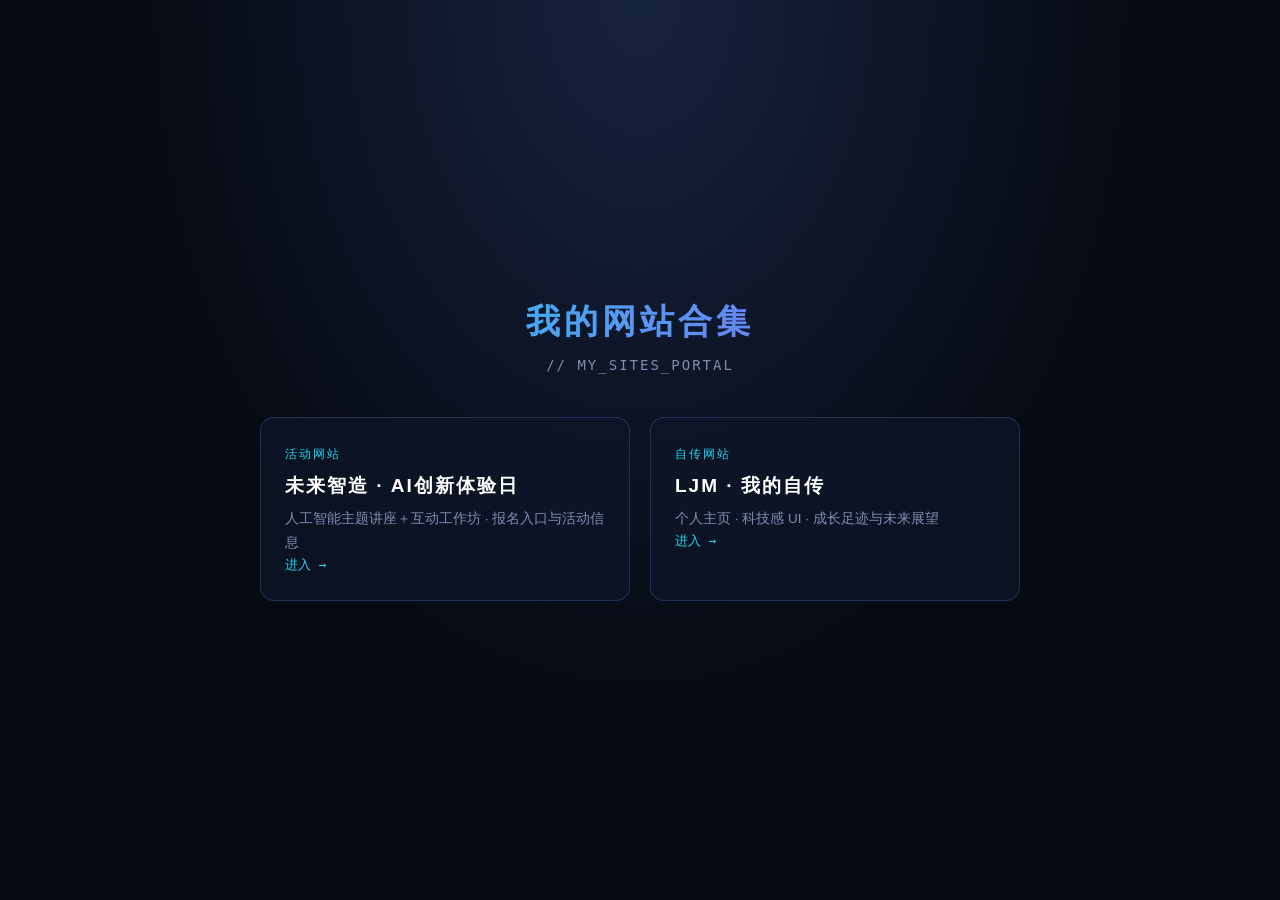
<file: index.html>
<!DOCTYPE html>
<html lang="zh-CN">
<head>
<meta charset="UTF-8">
<meta name="viewport" content="width=device-width, initial-scale=1.0">
<title>我的网站合集</title>
<style>
  * { margin: 0; padding: 0; box-sizing: border-box; }
  body {
    font-family: -apple-system, BlinkMacSystemFont, "PingFang SC", "Microsoft YaHei", sans-serif;
    background: radial-gradient(ellipse at 50% 0%, #16233f 0%, #060a13 55%);
    color: #dbe4f5; min-height: 100vh; display: flex; align-items: center; justify-content: center; padding: 40px 20px;
  }
  .wrap { max-width: 760px; width: 100%; text-align: center; }
  h1 { font-size: 34px; letter-spacing: 4px; background: linear-gradient(120deg, #22d3ee, #8b5cf6); -webkit-background-clip: text; background-clip: text; -webkit-text-fill-color: transparent; margin-bottom: 12px; }
  .sub { color: #7d8db1; font-size: 14px; letter-spacing: 2px; margin-bottom: 44px; font-family: Consolas, monospace; }
  .cards { display: grid; grid-template-columns: 1fr 1fr; gap: 20px; }
  .card {
    display: block; text-align: left; padding: 26px 24px; border-radius: 14px; text-decoration: none;
    background: rgba(14, 22, 40, .75); border: 1px solid rgba(96, 165, 250, .22);
    transition: transform .2s ease, box-shadow .2s ease, border-color .2s ease;
  }
  .card:hover { transform: translateY(-5px); border-color: rgba(34, 211, 238, .55); box-shadow: 0 0 30px rgba(34, 211, 238, .16); }
  .card .tag { font-family: Consolas, monospace; font-size: 12px; color: #22d3ee; letter-spacing: 2px; }
  .card h2 { margin: 10px 0 8px; font-size: 19px; letter-spacing: 2px; color: #fff; }
  .card p { font-size: 13.5px; color: #7d8db1; line-height: 1.8; }
  .card .go { margin-top: 14px; font-size: 13px; color: #22d3ee; font-family: Consolas, monospace; }
  @media (max-width: 640px) { .cards { grid-template-columns: 1fr; } }
</style>
</head>
<body>
  <div class="wrap">
    <h1>我的网站合集</h1>
    <p class="sub">// MY_SITES_PORTAL</p>
    <div class="cards">
      <a class="card" href="event-site/">
        <span class="tag">活动网站</span>
        <h2>未来智造 · AI创新体验日</h2>
        <p>人工智能主题讲座＋互动工作坊 · 报名入口与活动信息</p>
        <span class="go">进入 →</span>
      </a>
      <a class="card" href="autobiography-site/">
        <span class="tag">自传网站</span>
        <h2>LJM · 我的自传</h2>
        <p>个人主页 · 科技感 UI · 成长足迹与未来展望</p>
        <span class="go">进入 →</span>
      </a>
    </div>
  </div>
</body>
</html>
</file>
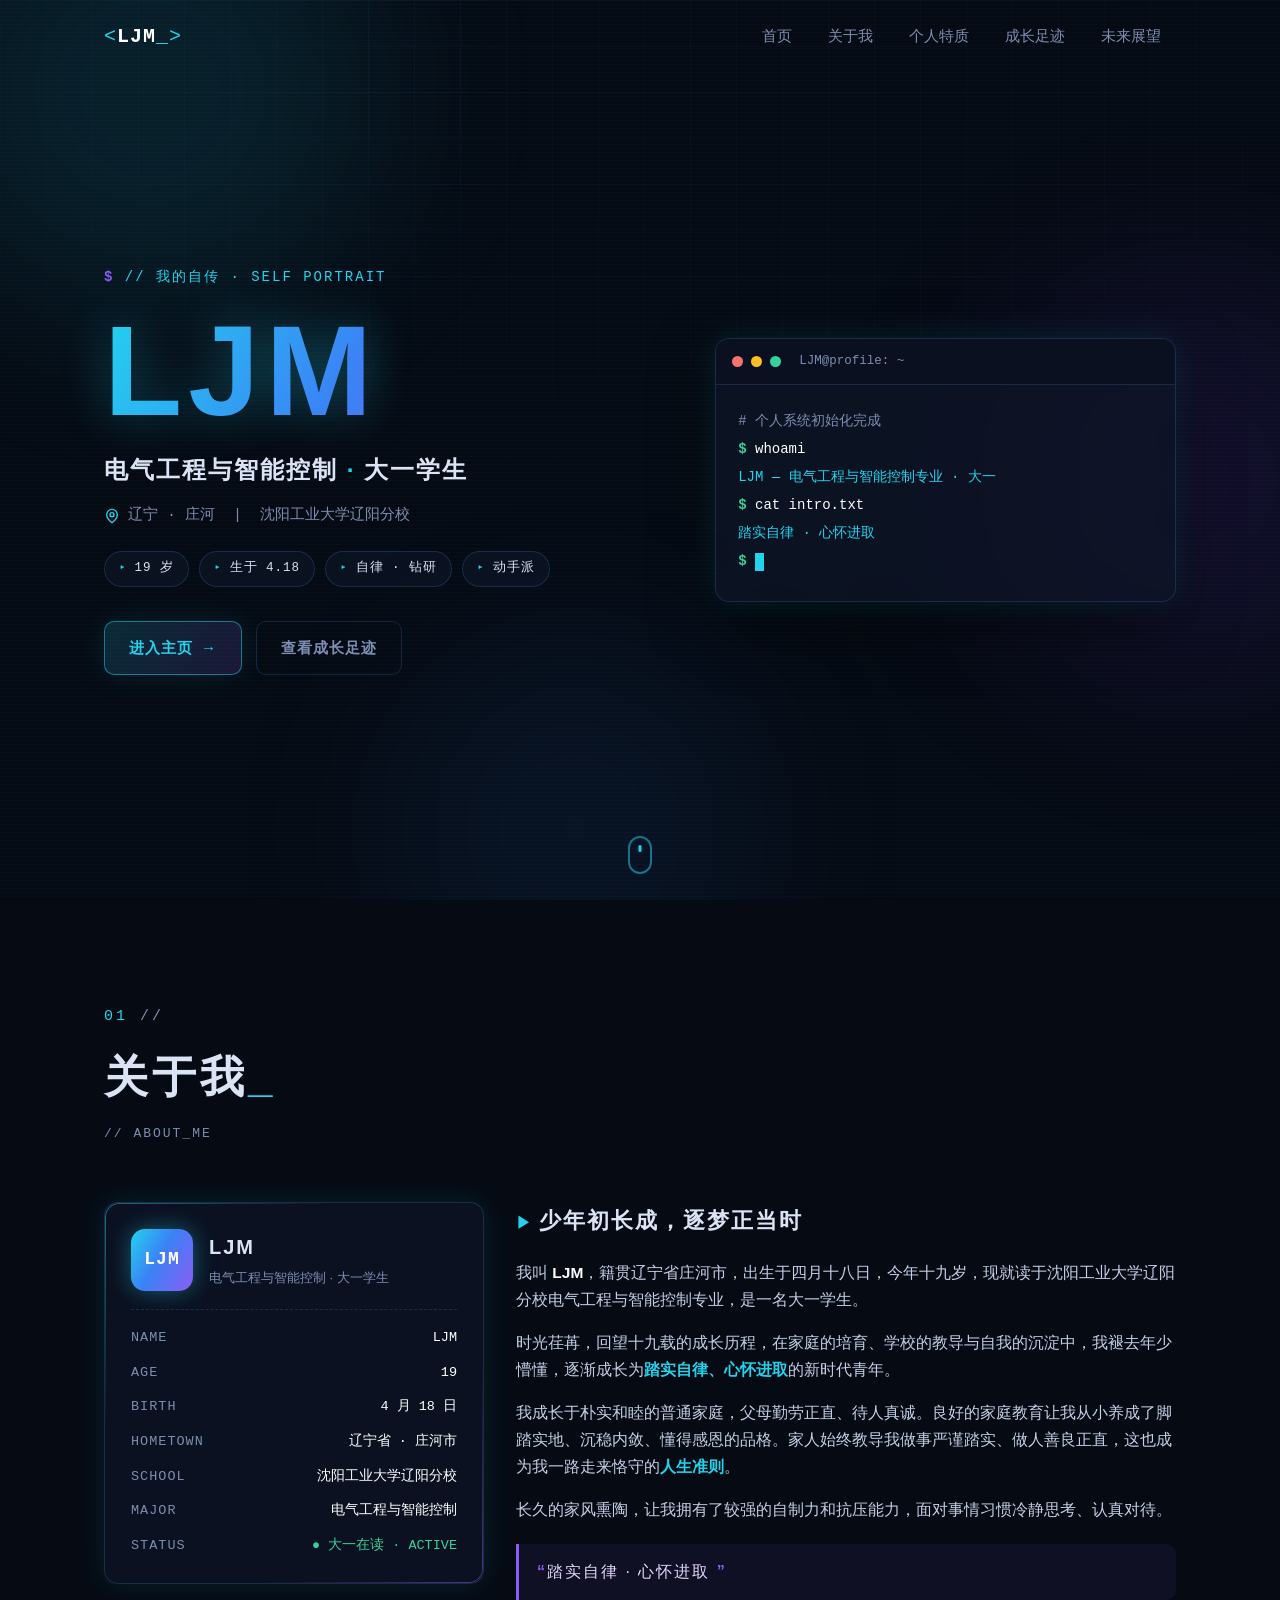
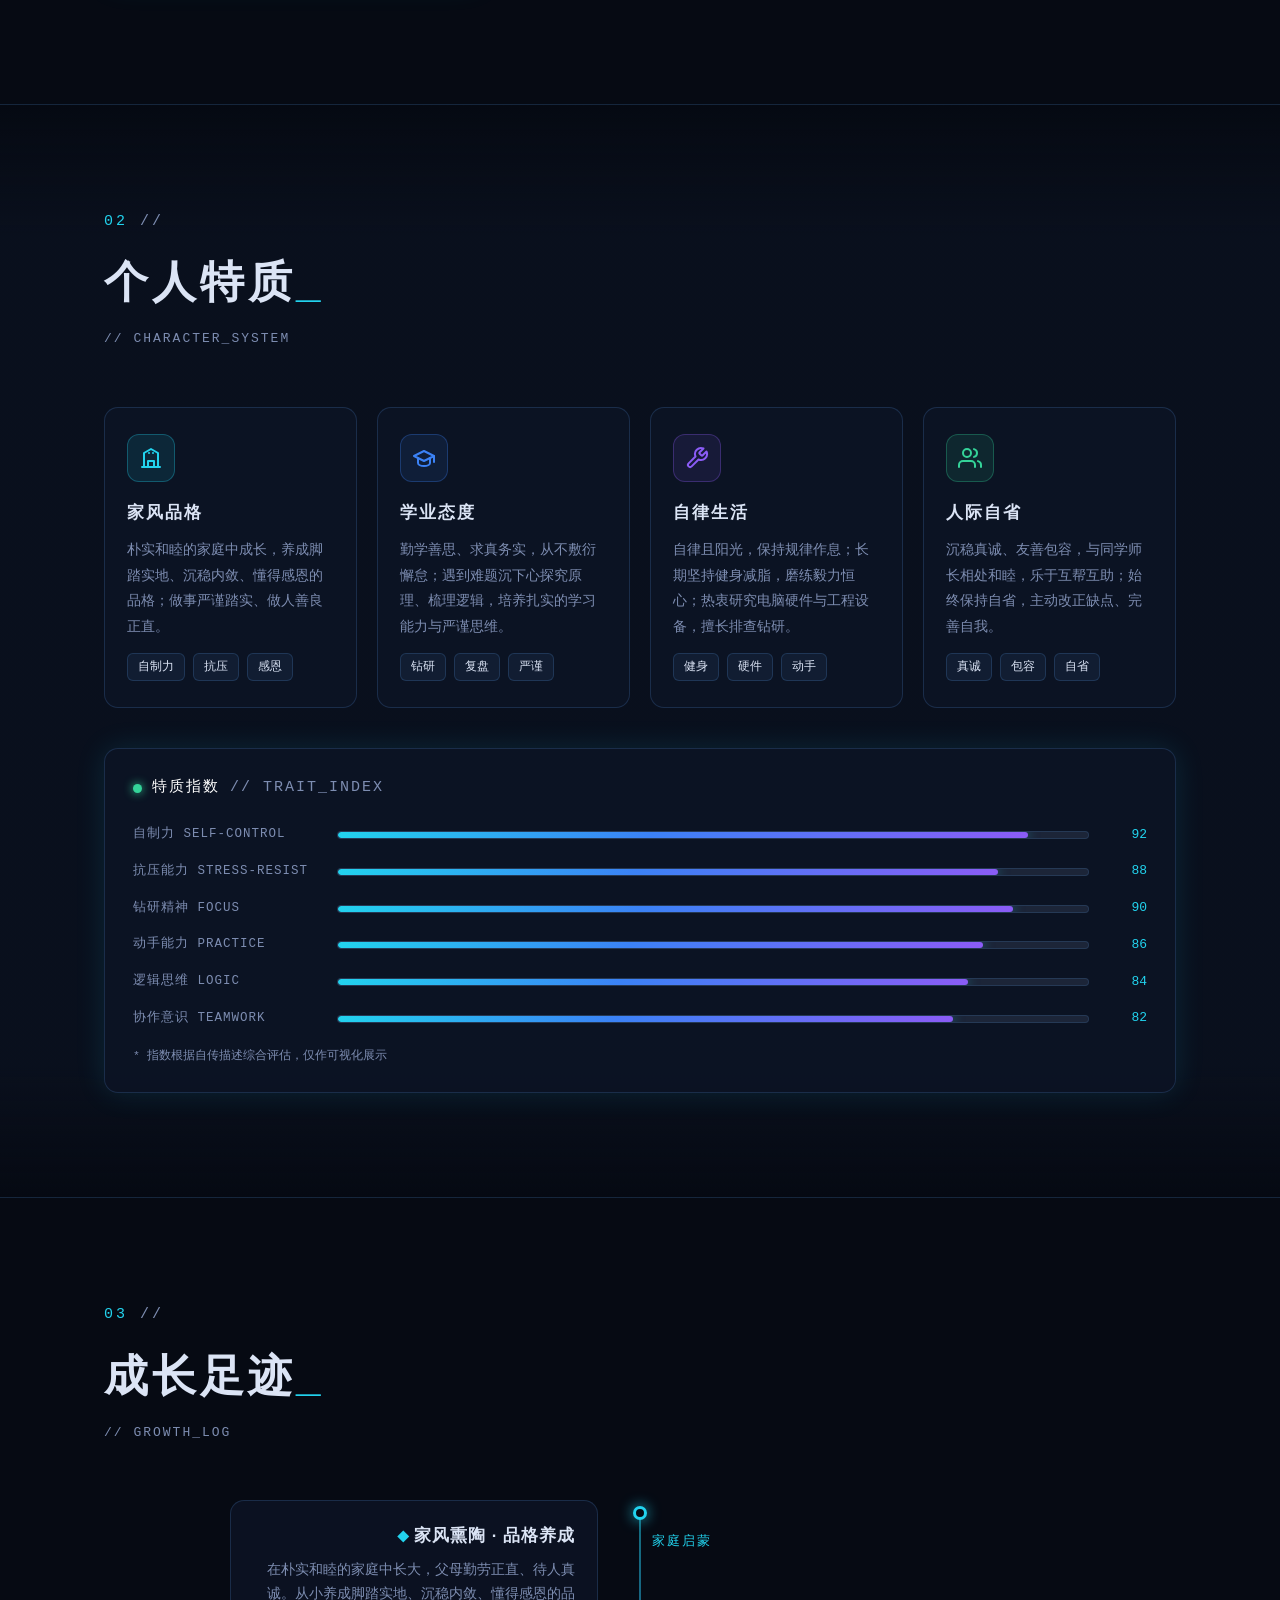
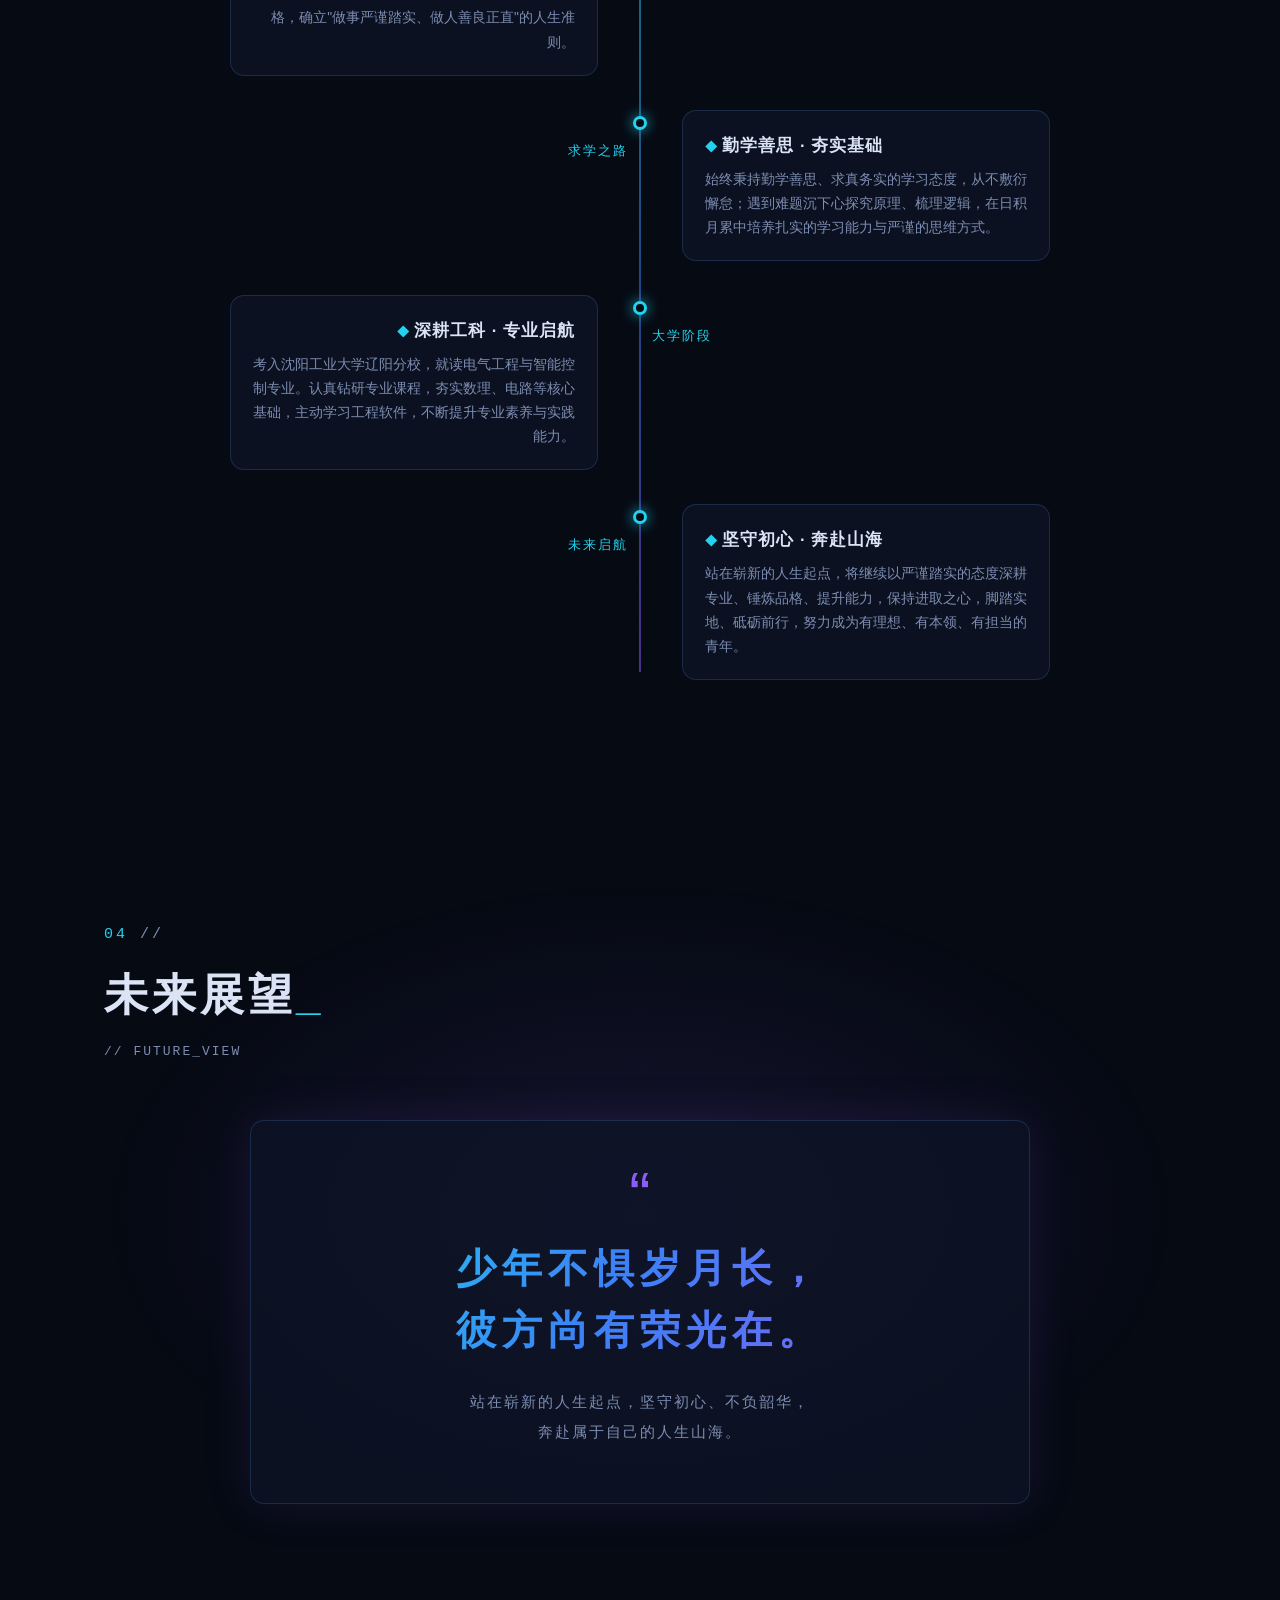
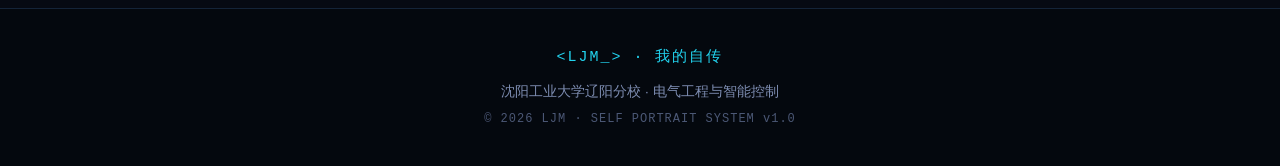
<file: autobiography-site/index.html>
<!DOCTYPE html>
<html lang="zh-CN">
<head>
<meta charset="UTF-8">
<meta name="viewport" content="width=device-width, initial-scale=1.0">
<title>LJM · 我的自传 | 科技感个人主页</title>
<meta name="description" content="LJM 的个人自传网站：电气工程与智能控制专业大一学生，来自辽宁庄河，展示成长足迹、个人特质与未来展望。">
<link rel="stylesheet" href="styles.css">
</head>
<body>

<!-- 背景特效层 -->
<div class="bg-fx" aria-hidden="true">
  <div class="bg-grid"></div>
  <div class="glow glow-1"></div>
  <div class="glow glow-2"></div>
  <div class="glow glow-3"></div>
  <div class="scanline"></div>
  <div class="particles" id="particles"></div>
</div>

<!-- ======== 顶栏 ======== -->
<header class="topbar" id="topbar">
  <div class="container bar-inner">
    <a href="#home" class="logo"><span class="logo-mark">&lt;</span>LJM<span class="logo-blink">_</span><span class="logo-mark">&gt;</span></a>
    <nav class="main-nav" id="mainNav" aria-label="主导航">
      <a href="#home">首页</a>
      <a href="#about">关于我</a>
      <a href="#traits">个人特质</a>
      <a href="#journey">成长足迹</a>
      <a href="#future">未来展望</a>
    </nav>
    <button class="burger" id="burger" aria-label="打开菜单" aria-expanded="false" aria-controls="mainNav"><span></span><span></span><span></span></button>
  </div>
</header>

<main>

<!-- ======== 首页 Hero ======== -->
<section class="hero" id="home">
  <div class="container hero-inner">
    <div class="hero-left reveal">
      <p class="hero-kicker"><span class="prompt-sign">$</span> // 我的自传 · SELF PORTRAIT</p>
      <h1 class="hero-name">LJM</h1>
      <p class="hero-role">电气工程与智能控制 <span class="accent">·</span> 大一学生</p>
      <p class="hero-loc"><svg viewBox="0 0 24 24" fill="none" stroke="currentColor" stroke-width="2" stroke-linecap="round" stroke-linejoin="round"><path d="M20 10c0 6-8 12-8 12S4 16 4 10a8 8 0 1 1 16 0z"/><circle cx="12" cy="10" r="3"/></svg>辽宁 · 庄河 &nbsp;|&nbsp; 沈阳工业大学辽阳分校</p>
      <div class="hero-badges">
        <span class="badge">19 岁</span>
        <span class="badge">生于 4.18</span>
        <span class="badge">自律 · 钻研</span>
        <span class="badge">动手派</span>
      </div>
      <div class="hero-actions">
        <a href="#about" class="btn btn-solid">进入主页 <span class="btn-arrow">→</span></a>
        <a href="#journey" class="btn btn-ghost">查看成长足迹</a>
      </div>
    </div>

    <!-- 终端卡片 -->
    <div class="terminal reveal" aria-label="系统信息终端">
      <div class="terminal-bar">
        <span class="dot dot-r"></span><span class="dot dot-y"></span><span class="dot dot-g"></span>
        <span class="term-title">LJM@profile: ~</span>
      </div>
      <div class="terminal-body">
        <p class="t-line"><span class="t-dim"># 个人系统初始化完成</span></p>
        <p class="t-line"><span class="t-prompt">$</span> <span class="t-cmd">whoami</span></p>
        <p class="t-line t-out">LJM — 电气工程与智能控制专业 · 大一</p>
        <p class="t-line"><span class="t-prompt">$</span> <span class="t-cmd">cat intro.txt</span></p>
        <p class="t-line t-out" id="typeText"><span class="caret"></span></p>
        <p class="t-line"><span class="t-prompt">$</span> <span class="caret-big"></span></p>
      </div>
    </div>
  </div>
  <a href="#about" class="scroll-hint" aria-label="向下滚动"><span class="mouse"><span class="wheel"></span></span></a>
</section>

<!-- ======== 关于我 ======== -->
<section class="section" id="about">
  <div class="container">
    <div class="sec-head reveal">
      <span class="sec-num">01</span>
      <h2 class="sec-title">关于我<span class="sec-cursor">_</span></h2>
      <p class="sec-sub">// ABOUT_ME</p>
    </div>
    <div class="about-grid">
      <div class="profile-card reveal">
        <div class="profile-hd">
          <div class="avatar">LJM</div>
          <div>
            <h3>LJM</h3>
            <p>电气工程与智能控制 · 大一学生</p>
          </div>
        </div>
        <ul class="profile-list">
          <li><span class="k">NAME</span><span class="v">LJM</span></li>
          <li><span class="k">AGE</span><span class="v">19</span></li>
          <li><span class="k">BIRTH</span><span class="v">4 月 18 日</span></li>
          <li><span class="k">HOMETOWN</span><span class="v">辽宁省 · 庄河市</span></li>
          <li><span class="k">SCHOOL</span><span class="v">沈阳工业大学辽阳分校</span></li>
          <li><span class="k">MAJOR</span><span class="v">电气工程与智能控制</span></li>
          <li><span class="k">STATUS</span><span class="v accent-ok">● 大一在读 · ACTIVE</span></li>
        </ul>
      </div>
      <div class="about-text reveal">
        <h3>少年初长成，逐梦正当时</h3>
        <p>我叫 <strong>LJM</strong>，籍贯辽宁省庄河市，出生于四月十八日，今年十九岁，现就读于沈阳工业大学辽阳分校电气工程与智能控制专业，是一名大一学生。</p>
        <p>时光荏苒，回望十九载的成长历程，在家庭的培育、学校的教导与自我的沉淀中，我褪去年少懵懂，逐渐成长为<strong class="hl">踏实自律、心怀进取</strong>的新时代青年。</p>
        <p>我成长于朴实和睦的普通家庭，父母勤劳正直、待人真诚。良好的家庭教育让我从小养成了脚踏实地、沉稳内敛、懂得感恩的品格。家人始终教导我做事严谨踏实、做人善良正直，这也成为我一路走来恪守的<strong class="hl">人生准则</strong>。</p>
        <p>长久的家风熏陶，让我拥有了较强的自制力和抗压能力，面对事情习惯冷静思考、认真对待。</p>
        <div class="quote-line"><span class="quote-mark">“</span>踏实自律 · 心怀进取 <span class="quote-mark">”</span></div>
      </div>
    </div>
  </div>
</section>

<!-- ======== 个人特质 ======== -->
<section class="section section-alt" id="traits">
  <div class="container">
    <div class="sec-head reveal">
      <span class="sec-num">02</span>
      <h2 class="sec-title">个人特质<span class="sec-cursor">_</span></h2>
      <p class="sec-sub">// CHARACTER_SYSTEM</p>
    </div>

    <div class="trait-grid">
      <article class="trait-card reveal">
        <div class="trait-icon icon-1" aria-hidden="true"><svg viewBox="0 0 24 24" fill="none" stroke="currentColor" stroke-width="2" stroke-linecap="round" stroke-linejoin="round"><path d="M3 21h18"/><path d="M5 21V7l7-4 7 4v14"/><path d="M9 21v-6h6v6"/><path d="M10 7h.01M14 7h.01"/></svg></div>
        <h3>家风品格</h3>
        <p>朴实和睦的家庭中成长，养成脚踏实地、沉稳内敛、懂得感恩的品格；做事严谨踏实、做人善良正直。</p>
        <ul class="tag-list"><li>自制力</li><li>抗压</li><li>感恩</li></ul>
      </article>
      <article class="trait-card reveal">
        <div class="trait-icon icon-2" aria-hidden="true"><svg viewBox="0 0 24 24" fill="none" stroke="currentColor" stroke-width="2" stroke-linecap="round" stroke-linejoin="round"><path d="M22 10 12 5 2 10l10 5 10-5z"/><path d="M6 12v5c0 1.7 2.7 3 6 3s6-1.3 6-3v-5"/><path d="M22 10v6"/></svg></div>
        <h3>学业态度</h3>
        <p>勤学善思、求真务实，从不敷衍懈怠；遇到难题沉下心探究原理、梳理逻辑，培养扎实的学习能力与严谨思维。</p>
        <ul class="tag-list"><li>钻研</li><li>复盘</li><li>严谨</li></ul>
      </article>
      <article class="trait-card reveal">
        <div class="trait-icon icon-3" aria-hidden="true"><svg viewBox="0 0 24 24" fill="none" stroke="currentColor" stroke-width="2" stroke-linecap="round" stroke-linejoin="round"><path d="M14.7 6.3a1 1 0 0 0 0 1.4l1.6 1.6a1 1 0 0 0 1.4 0l3.77-3.77a6 6 0 0 1-7.94 7.94l-6.91 6.91a2.12 2.12 0 0 1-3-3l6.91-6.91a6 6 0 0 1 7.94-7.94l-3.76 3.76z"/></svg></div>
        <h3>自律生活</h3>
        <p>自律且阳光，保持规律作息；长期坚持健身减脂，磨练毅力恒心；热衷研究电脑硬件与工程设备，擅长排查钻研。</p>
        <ul class="tag-list"><li>健身</li><li>硬件</li><li>动手</li></ul>
      </article>
      <article class="trait-card reveal">
        <div class="trait-icon icon-4" aria-hidden="true"><svg viewBox="0 0 24 24" fill="none" stroke="currentColor" stroke-width="2" stroke-linecap="round" stroke-linejoin="round"><path d="M17 21v-2a4 4 0 0 0-4-4H5a4 4 0 0 0-4 4v2"/><circle cx="9" cy="7" r="4"/><path d="M23 21v-2a4 4 0 0 0-3-3.87"/><path d="M16 3.13a4 4 0 0 1 0 7.75"/></svg></div>
        <h3>人际自省</h3>
        <p>沉稳真诚、友善包容，与同学师长相处和睦，乐于互帮互助；始终保持自省，主动改正缺点、完善自我。</p>
        <ul class="tag-list"><li>真诚</li><li>包容</li><li>自省</li></ul>
      </article>
    </div>

    <div class="data-panel reveal">
      <div class="panel-title">
        <span class="panel-led"></span> 特质指数 <span class="t-dim">// TRAIT_INDEX</span>
      </div>
      <div class="bars">
        <div class="bar-row">
          <span class="bar-label">自制力 SELF-CONTROL</span>
          <div class="bar-track"><span class="bar-fill" data-w="92" style="--w:92%"></span></div>
          <span class="bar-val">92</span>
        </div>
        <div class="bar-row">
          <span class="bar-label">抗压能力 STRESS-RESIST</span>
          <div class="bar-track"><span class="bar-fill" data-w="88" style="--w:88%"></span></div>
          <span class="bar-val">88</span>
        </div>
        <div class="bar-row">
          <span class="bar-label">钻研精神 FOCUS</span>
          <div class="bar-track"><span class="bar-fill" data-w="90" style="--w:90%"></span></div>
          <span class="bar-val">90</span>
        </div>
        <div class="bar-row">
          <span class="bar-label">动手能力 PRACTICE</span>
          <div class="bar-track"><span class="bar-fill" data-w="86" style="--w:86%"></span></div>
          <span class="bar-val">86</span>
        </div>
        <div class="bar-row">
          <span class="bar-label">逻辑思维 LOGIC</span>
          <div class="bar-track"><span class="bar-fill" data-w="84" style="--w:84%"></span></div>
          <span class="bar-val">84</span>
        </div>
        <div class="bar-row">
          <span class="bar-label">协作意识 TEAMWORK</span>
          <div class="bar-track"><span class="bar-fill" data-w="82" style="--w:82%"></span></div>
          <span class="bar-val">82</span>
        </div>
      </div>
      <p class="panel-note">* 指数根据自传描述综合评估，仅作可视化展示</p>
    </div>
  </div>
</section>

<!-- ======== 成长足迹 ======== -->
<section class="section" id="journey">
  <div class="container">
    <div class="sec-head reveal">
      <span class="sec-num">03</span>
      <h2 class="sec-title">成长足迹<span class="sec-cursor">_</span></h2>
      <p class="sec-sub">// GROWTH_LOG</p>
    </div>
    <div class="timeline">
      <div class="tl-item reveal">
        <div class="tl-node"><span class="tl-dot"></span><span class="tl-time">家庭启蒙</span></div>
        <div class="tl-card">
          <h3>家风熏陶 · 品格养成</h3>
          <p>在朴实和睦的家庭中长大，父母勤劳正直、待人真诚。从小养成脚踏实地、沉稳内敛、懂得感恩的品格，确立"做事严谨踏实、做人善良正直"的人生准则。</p>
        </div>
      </div>
      <div class="tl-item reveal">
        <div class="tl-node"><span class="tl-dot"></span><span class="tl-time">求学之路</span></div>
        <div class="tl-card">
          <h3>勤学善思 · 夯实基础</h3>
          <p>始终秉持勤学善思、求真务实的学习态度，从不敷衍懈怠；遇到难题沉下心探究原理、梳理逻辑，在日积月累中培养扎实的学习能力与严谨的思维方式。</p>
        </div>
      </div>
      <div class="tl-item reveal">
        <div class="tl-node"><span class="tl-dot"></span><span class="tl-time">大学阶段</span></div>
        <div class="tl-card">
          <h3>深耕工科 · 专业启航</h3>
          <p>考入沈阳工业大学辽阳分校，就读电气工程与智能控制专业。认真钻研专业课程，夯实数理、电路等核心基础，主动学习工程软件，不断提升专业素养与实践能力。</p>
        </div>
      </div>
      <div class="tl-item reveal">
        <div class="tl-node"><span class="tl-dot"></span><span class="tl-time">未来启航</span></div>
        <div class="tl-card">
          <h3>坚守初心 · 奔赴山海</h3>
          <p>站在崭新的人生起点，将继续以严谨踏实的态度深耕专业、锤炼品格、提升能力，保持进取之心，脚踏实地、砥砺前行，努力成为有理想、有本领、有担当的青年。</p>
        </div>
      </div>
    </div>
  </div>
</section>

<!-- ======== 未来展望 ======== -->
<section class="section future" id="future">
  <div class="container">
    <div class="sec-head reveal">
      <span class="sec-num">04</span>
      <h2 class="sec-title">未来展望<span class="sec-cursor">_</span></h2>
      <p class="sec-sub">// FUTURE_VIEW</p>
    </div>
    <div class="future-quote reveal">
      <span class="fq-mark">“</span>
      <p class="fq-main">少年不惧岁月长，<br>彼方尚有荣光在。</p>
      <p class="fq-sub">站在崭新的人生起点，坚守初心、不负韶华，<br>奔赴属于自己的人生山海。</p>
    </div>
  </div>
</section>

</main>

<!-- ======== 页脚 ======== -->
<footer class="footer">
  <div class="container footer-inner">
    <p class="f-logo">&lt;LJM_&gt; · 我的自传</p>
    <p class="f-info">沈阳工业大学辽阳分校 · 电气工程与智能控制</p>
    <p class="f-copy">© 2026 LJM · SELF PORTRAIT SYSTEM v1.0</p>
  </div>
</footer>

<script src="script.js"></script>
</body>
</html>
</file>
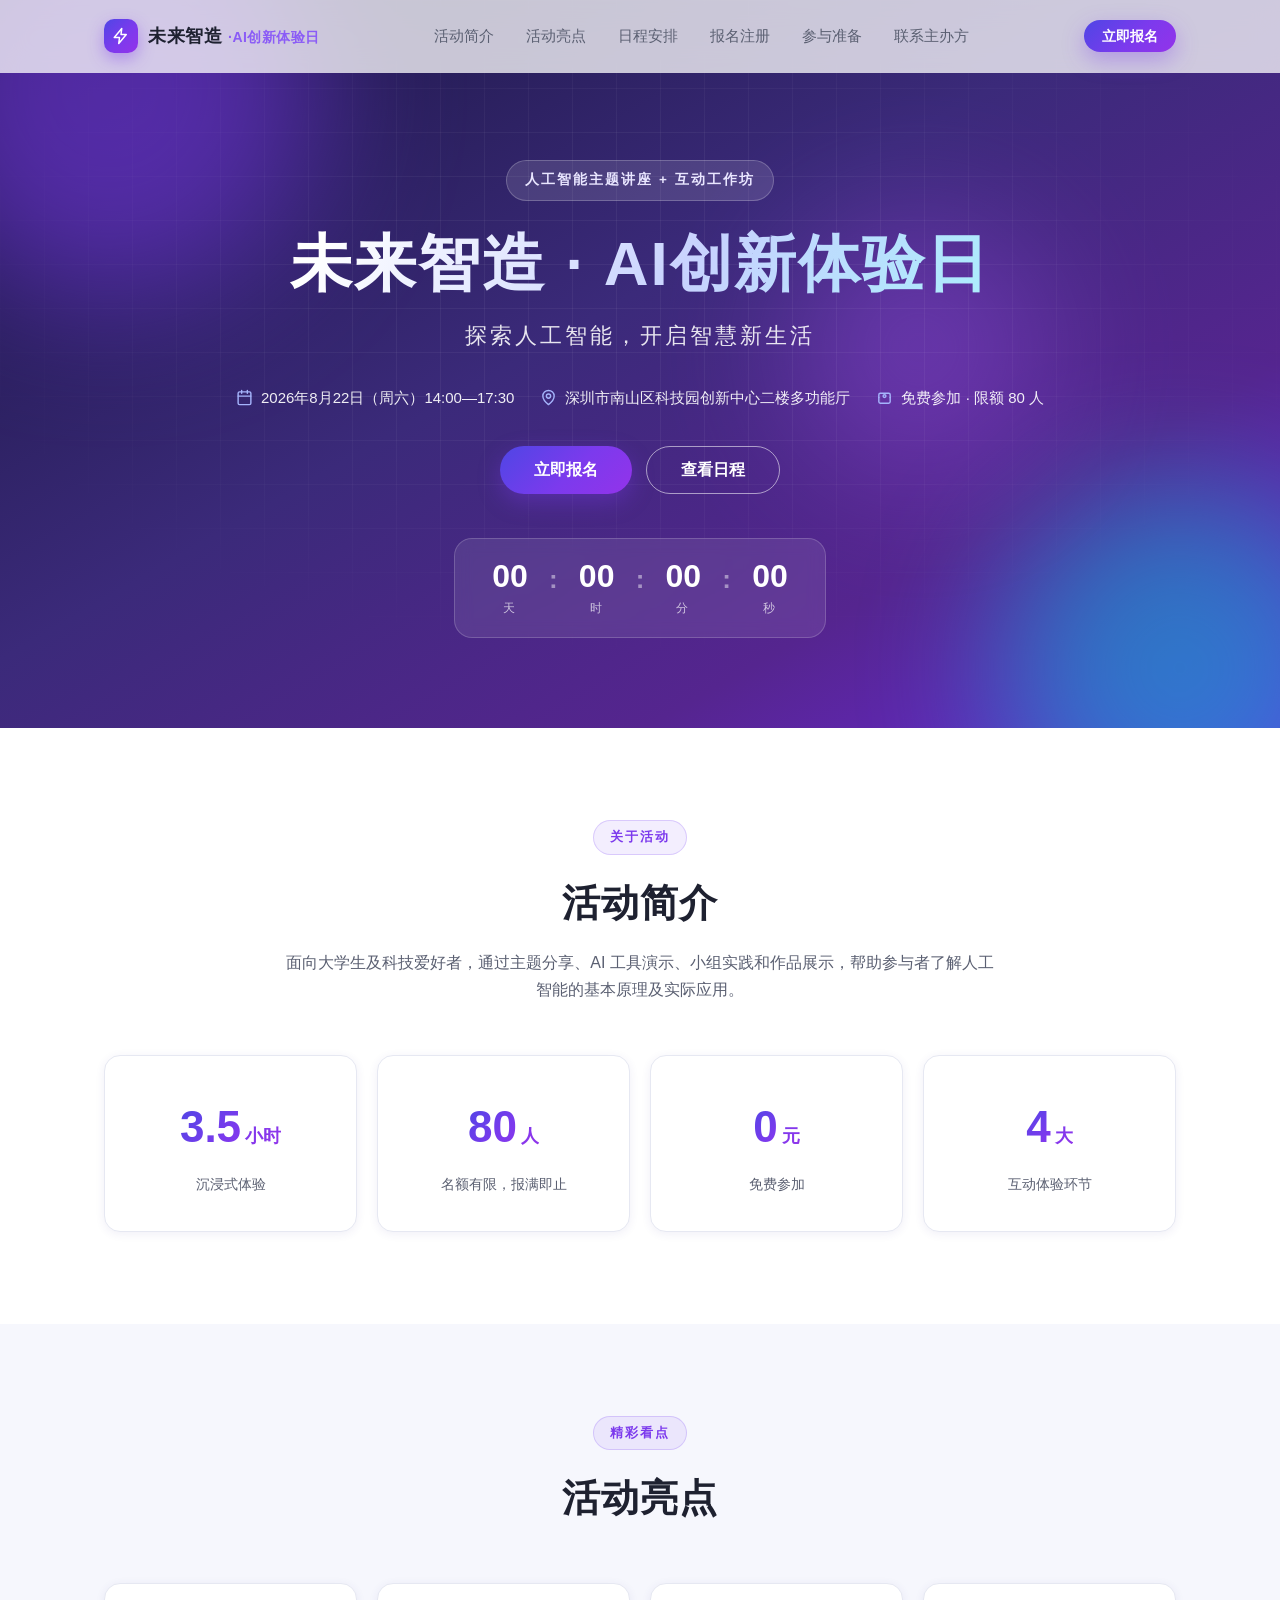
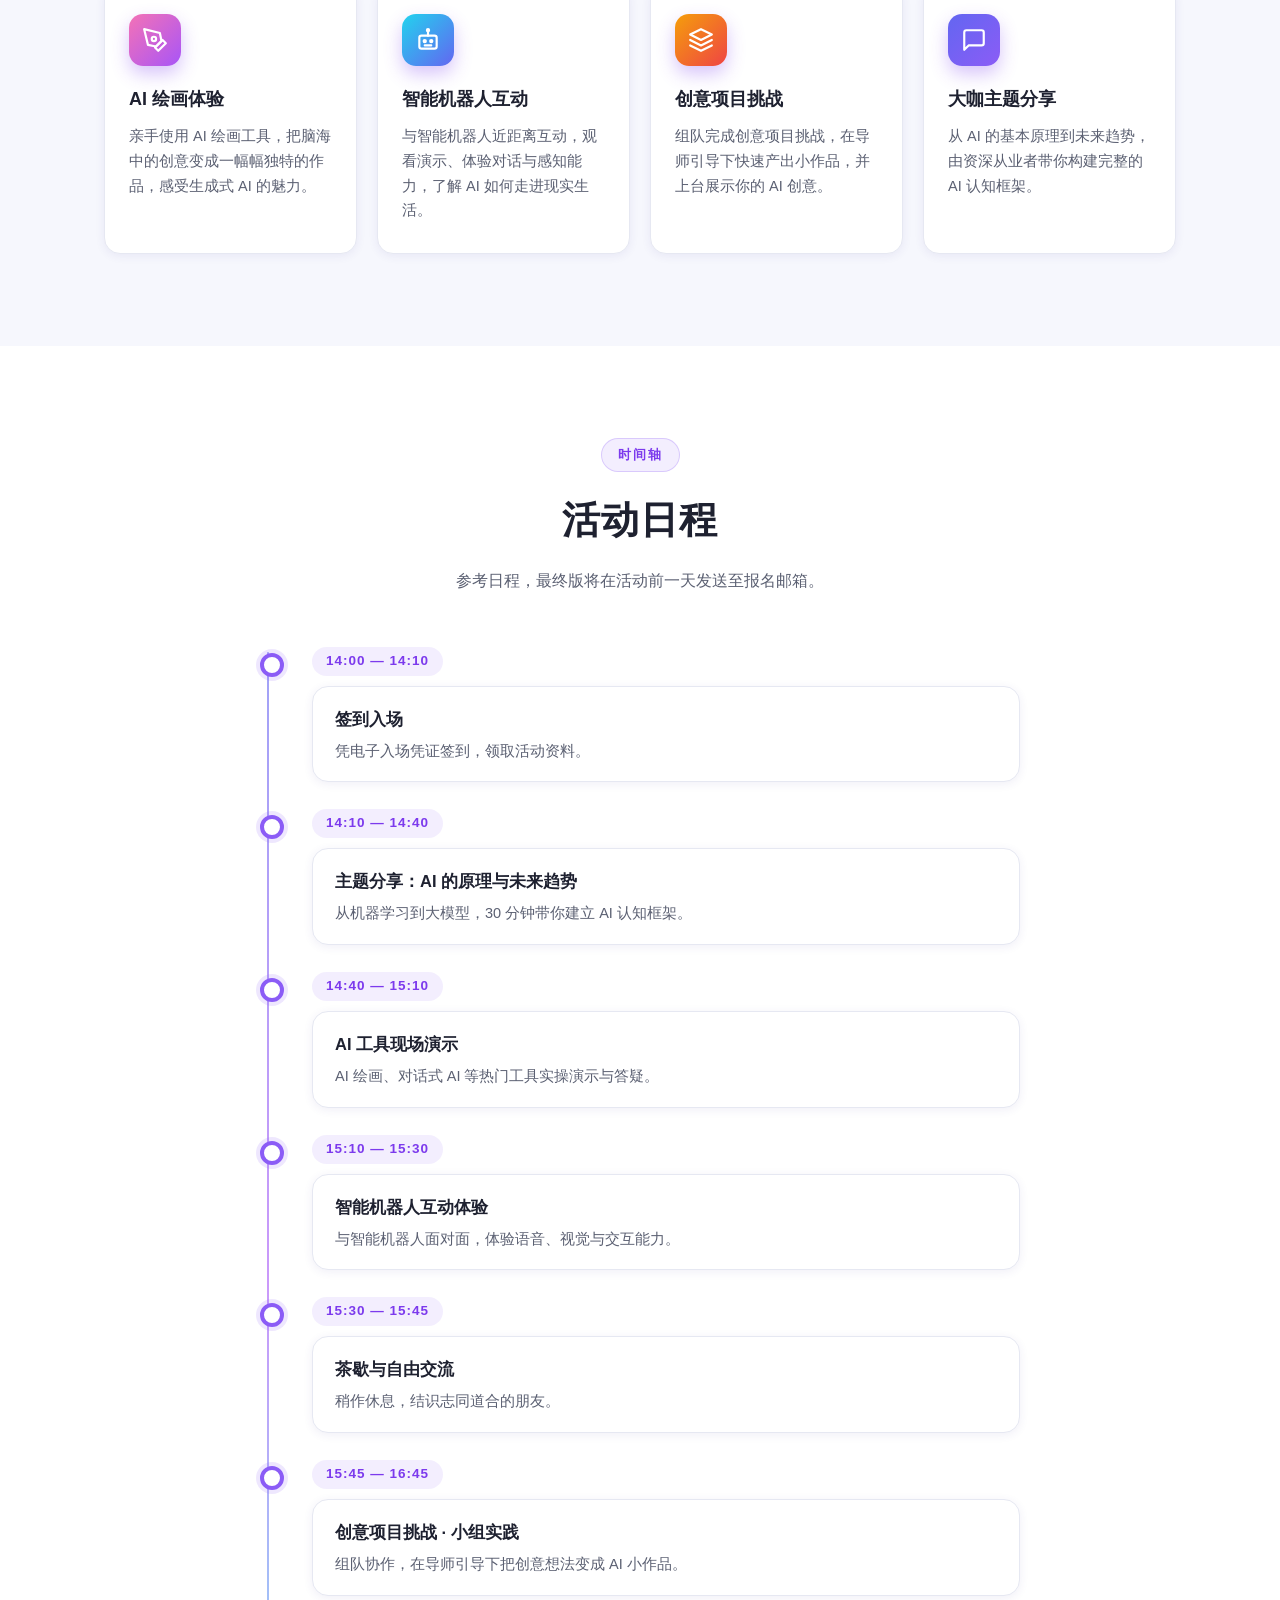
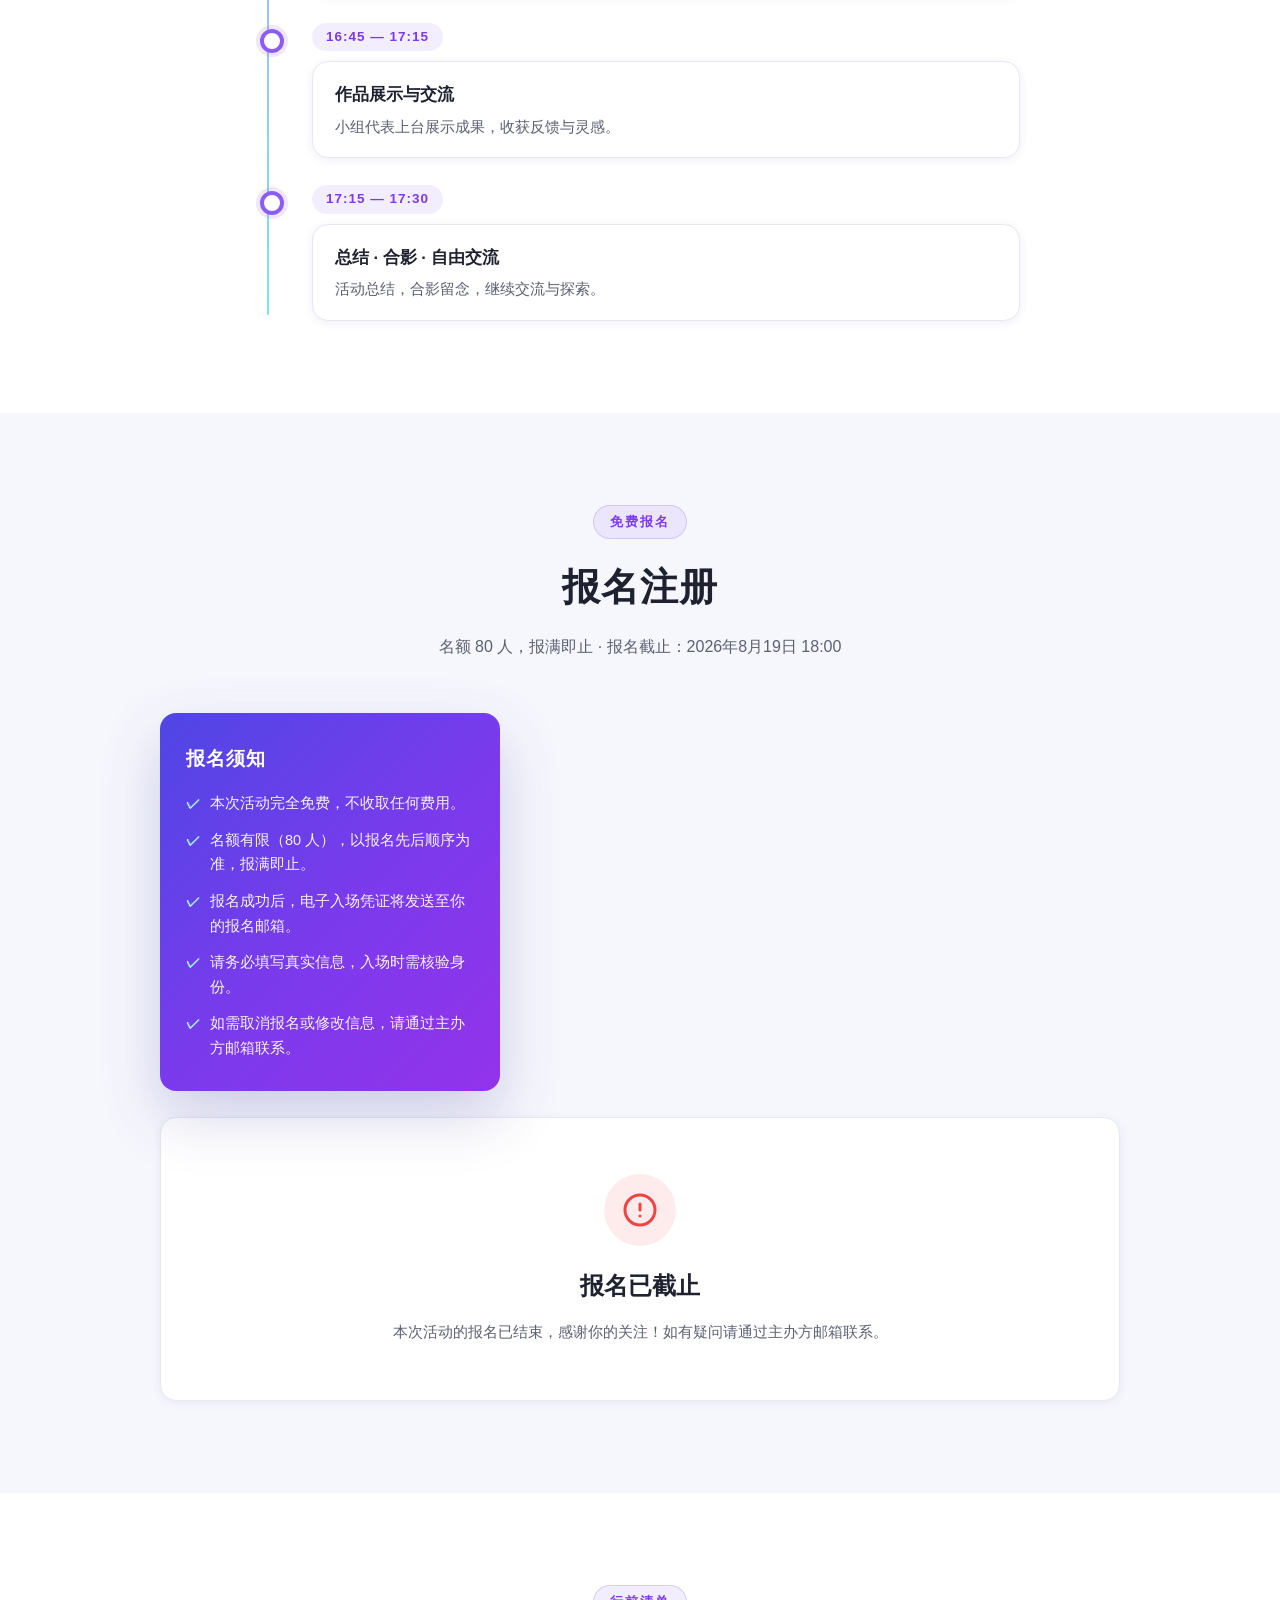
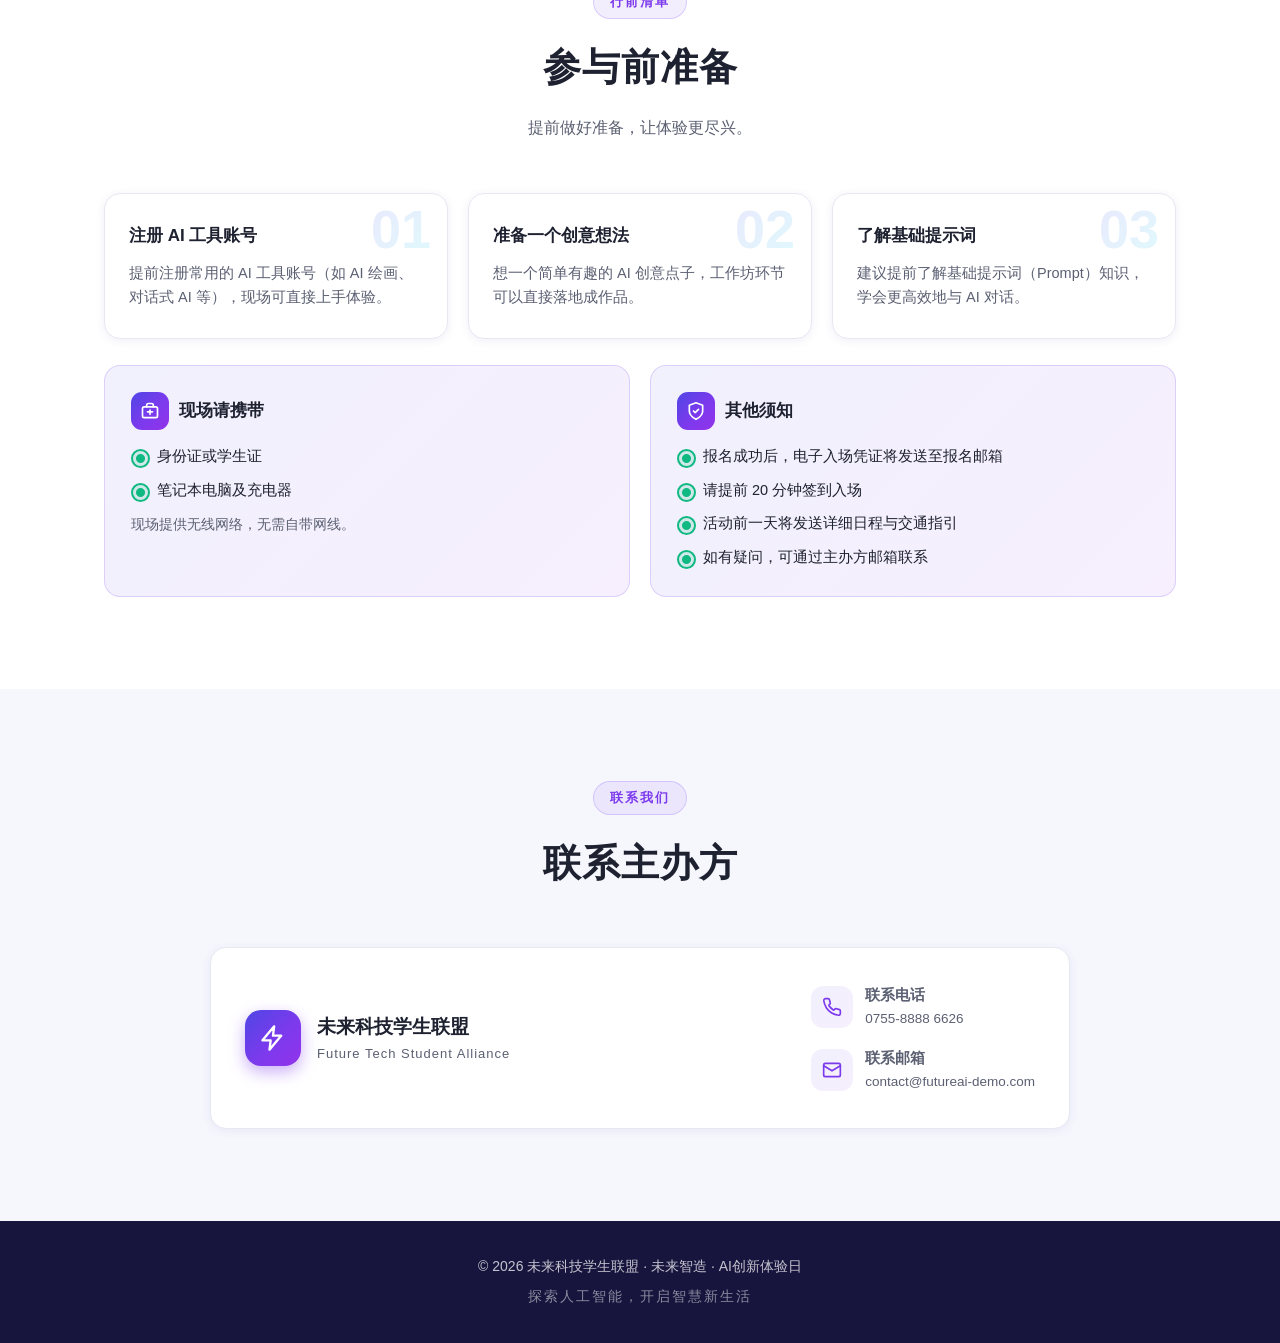
<file: event-site/index.html>
<!DOCTYPE html>
<html lang="zh-CN">
<head>
<meta charset="UTF-8">
<meta name="viewport" content="width=device-width, initial-scale=1.0">
<title>未来智造 · AI创新体验日 | 2026.8.22</title>
<meta name="description" content="未来智造·AI创新体验日：面向大学生与科技爱好者的 AI 主题讲座与互动工作坊。2026年8月22日，深圳南山科技园创新中心，免费报名。">
<link rel="stylesheet" href="styles.css">
</head>
<body>

<!-- ======== 导航栏 ======== -->
<header class="site-header" id="siteHeader">
  <div class="container nav-wrap">
    <a href="#top" class="brand" aria-label="返回顶部">
      <span class="brand-mark" aria-hidden="true">
        <svg viewBox="0 0 24 24" fill="none" stroke="currentColor" stroke-width="2" stroke-linecap="round" stroke-linejoin="round"><path d="M13 2 3 14h7l-1 8 10-12h-7l1-8z"/></svg>
      </span>
      <span class="brand-text">未来智造<span class="brand-sub">·AI创新体验日</span></span>
    </a>
    <nav class="main-nav" id="mainNav" aria-label="主导航">
      <a href="#intro">活动简介</a>
      <a href="#highlights">活动亮点</a>
      <a href="#agenda">日程安排</a>
      <a href="#register">报名注册</a>
      <a href="#prep">参与准备</a>
      <a href="#contact">联系主办方</a>
    </nav>
    <div class="nav-actions">
      <a href="#register" class="btn btn-primary btn-sm nav-cta">立即报名</a>
      <button class="nav-toggle" id="navToggle" aria-label="打开菜单" aria-expanded="false" aria-controls="mainNav">
        <span></span><span></span><span></span>
      </button>
    </div>
  </div>
</header>

<main id="top">

<!-- ======== 首屏 Hero ======== -->
<section class="hero">
  <div class="hero-bg" aria-hidden="true">
    <div class="blob blob-1"></div>
    <div class="blob blob-2"></div>
    <div class="blob blob-3"></div>
    <div class="grid-overlay"></div>
  </div>
  <div class="container hero-inner">
    <p class="hero-badge">人工智能主题讲座 + 互动工作坊</p>
    <h1 class="hero-title">未来智造 · AI创新体验日</h1>
    <p class="hero-subtitle">探索人工智能，开启智慧新生活</p>
    <div class="hero-meta">
      <span class="meta-item"><svg viewBox="0 0 24 24" fill="none" stroke="currentColor" stroke-width="2" stroke-linecap="round"><rect x="3" y="4" width="18" height="18" rx="2"/><path d="M16 2v4M8 2v4M3 10h18"/></svg>2026年8月22日（周六）14:00—17:30</span>
      <span class="meta-item"><svg viewBox="0 0 24 24" fill="none" stroke="currentColor" stroke-width="2" stroke-linecap="round" stroke-linejoin="round"><path d="M20 10c0 6-8 12-8 12S4 16 4 10a8 8 0 1 1 16 0z"/><circle cx="12" cy="10" r="3"/></svg>深圳市南山区科技园创新中心二楼多功能厅</span>
      <span class="meta-item"><svg viewBox="0 0 24 24" fill="none" stroke="currentColor" stroke-width="2" stroke-linecap="round"><path d="M20 12V8a2 2 0 0 0-2-2H6a2 2 0 0 0-2 2v4"/><path d="M4 12v6a2 2 0 0 0 2 2h12a2 2 0 0 0 2-2v-6"/><circle cx="12" cy="10" r="2"/></svg>免费参加 · 限额 80 人</span>
    </div>

    <div class="hero-actions">
      <a href="#register" class="btn btn-primary btn-lg">立即报名</a>
      <a href="#agenda" class="btn btn-ghost btn-lg">查看日程</a>
    </div>

    <!-- 倒计时 -->
    <div class="countdown" id="countdown" aria-label="距离活动开始倒计时">
      <div class="countdown-item"><span class="countdown-num" id="cdDays">--</span><span class="countdown-label">天</span></div>
      <div class="countdown-sep">:</div>
      <div class="countdown-item"><span class="countdown-num" id="cdHours">--</span><span class="countdown-label">时</span></div>
      <div class="countdown-sep">:</div>
      <div class="countdown-item"><span class="countdown-num" id="cdMins">--</span><span class="countdown-label">分</span></div>
      <div class="countdown-sep">:</div>
      <div class="countdown-item"><span class="countdown-num" id="cdSecs">--</span><span class="countdown-label">秒</span></div>
    </div>
  </div>
</section>

<!-- ======== 活动简介 ======== -->
<section class="section" id="intro">
  <div class="container">
    <div class="section-head reveal">
      <span class="section-tag">关于活动</span>
      <h2 class="section-title">活动简介</h2>
      <p class="section-desc">面向大学生及科技爱好者，通过主题分享、AI 工具演示、小组实践和作品展示，帮助参与者了解人工智能的基本原理及实际应用。</p>
    </div>
    <div class="stat-grid reveal">
      <div class="stat-card"><span class="stat-num">3.5<span class="stat-unit">小时</span></span><span class="stat-label">沉浸式体验</span></div>
      <div class="stat-card"><span class="stat-num">80<span class="stat-unit">人</span></span><span class="stat-label">名额有限，报满即止</span></div>
      <div class="stat-card"><span class="stat-num">0<span class="stat-unit">元</span></span><span class="stat-label">免费参加</span></div>
      <div class="stat-card"><span class="stat-num">4<span class="stat-unit">大</span></span><span class="stat-label">互动体验环节</span></div>
    </div>
  </div>
</section>

<!-- ======== 活动亮点 ======== -->
<section class="section section-alt" id="highlights">
  <div class="container">
    <div class="section-head reveal">
      <span class="section-tag">精彩看点</span>
      <h2 class="section-title">活动亮点</h2>
    </div>
    <div class="card-grid">
      <article class="feature-card reveal">
        <div class="feature-icon icon-paint" aria-hidden="true"><svg viewBox="0 0 24 24" fill="none" stroke="currentColor" stroke-width="2" stroke-linecap="round" stroke-linejoin="round"><path d="m12 19 7-7 3 3-7 7-3-3z"/><path d="m18 13-1.5-7.5L2 2l3.5 14.5L13 18l5-5z"/><circle cx="11" cy="11" r="2"/></svg></div>
        <h3>AI 绘画体验</h3>
        <p>亲手使用 AI 绘画工具，把脑海中的创意变成一幅幅独特的作品，感受生成式 AI 的魅力。</p>
      </article>
      <article class="feature-card reveal">
        <div class="feature-icon icon-robot" aria-hidden="true"><svg viewBox="0 0 24 24" fill="none" stroke="currentColor" stroke-width="2" stroke-linecap="round" stroke-linejoin="round"><rect x="4" y="8" width="16" height="12" rx="2"/><path d="M12 8V4"/><circle cx="12" cy="3" r="1"/><circle cx="9" cy="13" r="1"/><circle cx="15" cy="13" r="1"/><path d="M9 17h6"/></svg></div>
        <h3>智能机器人互动</h3>
        <p>与智能机器人近距离互动，观看演示、体验对话与感知能力，了解 AI 如何走进现实生活。</p>
      </article>
      <article class="feature-card reveal">
        <div class="feature-icon icon-challenge" aria-hidden="true"><svg viewBox="0 0 24 24" fill="none" stroke="currentColor" stroke-width="2" stroke-linecap="round" stroke-linejoin="round"><path d="M12 2 2 7l10 5 10-5-10-5z"/><path d="m2 17 10 5 10-5"/><path d="m2 12 10 5 10-5"/></svg></div>
        <h3>创意项目挑战</h3>
        <p>组队完成创意项目挑战，在导师引导下快速产出小作品，并上台展示你的 AI 创意。</p>
      </article>
      <article class="feature-card reveal">
        <div class="feature-icon icon-talk" aria-hidden="true"><svg viewBox="0 0 24 24" fill="none" stroke="currentColor" stroke-width="2" stroke-linecap="round" stroke-linejoin="round"><path d="M21 15a2 2 0 0 1-2 2H7l-4 4V5a2 2 0 0 1 2-2h14a2 2 0 0 1 2 2z"/></svg></div>
        <h3>大咖主题分享</h3>
        <p>从 AI 的基本原理到未来趋势，由资深从业者带你构建完整的 AI 认知框架。</p>
      </article>
    </div>
  </div>
</section>

<!-- ======== 日程安排 ======== -->
<section class="section" id="agenda">
  <div class="container">
    <div class="section-head reveal">
      <span class="section-tag">时间轴</span>
      <h2 class="section-title">活动日程</h2>
      <p class="section-desc">参考日程，最终版将在活动前一天发送至报名邮箱。</p>
    </div>
    <ol class="timeline reveal">
      <li class="timeline-item">
        <time>14:00 — 14:10</time>
        <div class="timeline-body"><h3>签到入场</h3><p>凭电子入场凭证签到，领取活动资料。</p></div>
      </li>
      <li class="timeline-item">
        <time>14:10 — 14:40</time>
        <div class="timeline-body"><h3>主题分享：AI 的原理与未来趋势</h3><p>从机器学习到大模型，30 分钟带你建立 AI 认知框架。</p></div>
      </li>
      <li class="timeline-item">
        <time>14:40 — 15:10</time>
        <div class="timeline-body"><h3>AI 工具现场演示</h3><p>AI 绘画、对话式 AI 等热门工具实操演示与答疑。</p></div>
      </li>
      <li class="timeline-item">
        <time>15:10 — 15:30</time>
        <div class="timeline-body"><h3>智能机器人互动体验</h3><p>与智能机器人面对面，体验语音、视觉与交互能力。</p></div>
      </li>
      <li class="timeline-item">
        <time>15:30 — 15:45</time>
        <div class="timeline-body"><h3>茶歇与自由交流</h3><p>稍作休息，结识志同道合的朋友。</p></div>
      </li>
      <li class="timeline-item">
        <time>15:45 — 16:45</time>
        <div class="timeline-body"><h3>创意项目挑战 · 小组实践</h3><p>组队协作，在导师引导下把创意想法变成 AI 小作品。</p></div>
      </li>
      <li class="timeline-item">
        <time>16:45 — 17:15</time>
        <div class="timeline-body"><h3>作品展示与交流</h3><p>小组代表上台展示成果，收获反馈与灵感。</p></div>
      </li>
      <li class="timeline-item">
        <time>17:15 — 17:30</time>
        <div class="timeline-body"><h3>总结 · 合影 · 自由交流</h3><p>活动总结，合影留念，继续交流与探索。</p></div>
      </li>
    </ol>
  </div>
</section>

<!-- ======== 报名注册 ======== -->
<section class="section section-alt" id="register">
  <div class="container">
    <div class="section-head reveal">
      <span class="section-tag">免费报名</span>
      <h2 class="section-title">报名注册</h2>
      <p class="section-desc">名额 80 人，报满即止 · 报名截止：2026年8月19日 18:00</p>
    </div>
    <div class="register-wrap reveal" id="registerWrap">
      <div class="register-notice">
        <h3>报名须知</h3>
        <ul>
          <li>本次活动完全免费，不收取任何费用。</li>
          <li>名额有限（80 人），以报名先后顺序为准，报满即止。</li>
          <li>报名成功后，电子入场凭证将发送至你的报名邮箱。</li>
          <li>请务必填写真实信息，入场时需核验身份。</li>
          <li>如需取消报名或修改信息，请通过主办方邮箱联系。</li>
        </ul>
      </div>
      <form class="reg-form" id="regForm" novalidate>
        <div class="form-row">
          <div class="form-field">
            <label for="fName">姓名 <em>*</em></label>
            <input type="text" id="fName" name="name" autocomplete="name" placeholder="请输入真实姓名" required>
            <span class="field-error" aria-live="polite"></span>
          </div>
          <div class="form-field">
            <label for="fPhone">手机号 <em>*</em></label>
            <input type="tel" id="fPhone" name="phone" autocomplete="tel" placeholder="用于接收报名通知" required>
            <span class="field-error" aria-live="polite"></span>
          </div>
        </div>
        <div class="form-row">
          <div class="form-field">
            <label for="fEmail">邮箱 <em>*</em></label>
            <input type="email" id="fEmail" name="email" autocomplete="email" placeholder="电子入场凭证将发送至此邮箱" required>
            <span class="field-error" aria-live="polite"></span>
          </div>
          <div class="form-field">
            <label for="fRole">身份 <em>*</em></label>
            <select id="fRole" name="role" required>
              <option value="">请选择</option>
              <option value="大学生">大学生</option>
              <option value="科技爱好者">科技爱好者</option>
              <option value="其他">其他</option>
            </select>
            <span class="field-error" aria-live="polite"></span>
          </div>
        </div>
        <div class="form-row">
          <div class="form-field">
            <label for="fOrg">学校 / 单位 <span class="optional">（选填）</span></label>
            <input type="text" id="fOrg" name="org" autocomplete="organization" placeholder="如：深圳大学 / XX 科技公司">
          </div>
          <div class="form-field">
            <label for="fLaptop">是否携带笔记本电脑 <em>*</em></label>
            <div class="radio-group" id="fLaptop">
              <label class="radio-pill"><input type="radio" name="laptop" value="是"> 是</label>
              <label class="radio-pill"><input type="radio" name="laptop" value="否"> 否</label>
            </div>
            <span class="field-error" aria-live="polite"></span>
          </div>
        </div>
        <div class="form-field">
          <label for="fIdea">你的 AI 创意想法 <span class="optional">（选填，建议填写，工作坊环节可提前准备）</span></label>
          <textarea id="fIdea" name="idea" rows="3" maxlength="300" placeholder="例如：用 AI 生成校园文创设计、做一个会聊天的小机器人……"></textarea>
          <span class="char-count"><span id="ideaCount">0</span>/300</span>
        </div>
        <label class="agree">
          <input type="checkbox" id="fAgree" required>
          <span>我确认所填信息真实有效，并同意主办方通过邮箱/短信发送活动相关通知 <em>*</em></span>
        </label>
        <span class="field-error" id="agreeError" aria-live="polite"></span>
        <button type="submit" class="btn btn-primary btn-block">提交报名</button>
        <p class="form-tip">提交即表示报名成功，电子入场凭证将在 24 小时内发送至你的邮箱。</p>
      </form>
      <div class="reg-success" id="regSuccess" hidden>
        <div class="success-icon" aria-hidden="true"><svg viewBox="0 0 24 24" fill="none" stroke="currentColor" stroke-width="2.5" stroke-linecap="round" stroke-linejoin="round"><path d="M22 11.08V12a10 10 0 1 1-5.93-9.14"/><path d="M22 4 12 14.01l-3-3"/></svg></div>
        <h3>报名成功！</h3>
        <p>你的报名编号：<strong id="regNo">--</strong></p>
        <p>电子入场凭证将发送至你的报名邮箱，请留意查收。<br>请提前 20 分钟到场签到，期待与你相见！</p>
        <button type="button" class="btn btn-ghost" id="regAgain">继续为他人报名</button>
      </div>
      <div class="reg-closed" id="regClosed" hidden>
        <div class="closed-icon" aria-hidden="true"><svg viewBox="0 0 24 24" fill="none" stroke="currentColor" stroke-width="2" stroke-linecap="round" stroke-linejoin="round"><circle cx="12" cy="12" r="10"/><path d="M12 8v4"/><path d="M12 16h.01"/></svg></div>
        <h3>报名已截止</h3>
        <p>本次活动的报名已结束，感谢你的关注！如有疑问请通过主办方邮箱联系。</p>
      </div>
    </div>
  </div>
</section>

<!-- ======== 参与准备 ======== -->
<section class="section" id="prep">
  <div class="container">
    <div class="section-head reveal">
      <span class="section-tag">行前清单</span>
      <h2 class="section-title">参与前准备</h2>
      <p class="section-desc">提前做好准备，让体验更尽兴。</p>
    </div>
    <div class="prep-grid reveal">
      <div class="prep-card">
        <span class="prep-step">01</span>
        <h3>注册 AI 工具账号</h3>
        <p>提前注册常用的 AI 工具账号（如 AI 绘画、对话式 AI 等），现场可直接上手体验。</p>
      </div>
      <div class="prep-card">
        <span class="prep-step">02</span>
        <h3>准备一个创意想法</h3>
        <p>想一个简单有趣的 AI 创意点子，工作坊环节可以直接落地成作品。</p>
      </div>
      <div class="prep-card">
        <span class="prep-step">03</span>
        <h3>了解基础提示词</h3>
        <p>建议提前了解基础提示词（Prompt）知识，学会更高效地与 AI 对话。</p>
      </div>
    </div>

    <div class="notice-grid reveal">
      <div class="notice-card">
        <h3 class="notice-title"><span class="notice-icon" aria-hidden="true"><svg viewBox="0 0 24 24" fill="none" stroke="currentColor" stroke-width="2" stroke-linecap="round" stroke-linejoin="round"><rect x="3" y="7" width="18" height="13" rx="2"/><path d="M8 7V5a2 2 0 0 1 2-2h4a2 2 0 0 1 2 2v2"/><path d="M12 11v5"/><path d="M9 13h6"/></svg></span>现场请携带</h3>
        <ul class="check-list">
          <li>身份证或学生证</li>
          <li>笔记本电脑及充电器</li>
        </ul>
        <p class="notice-sub">现场提供无线网络，无需自带网线。</p>
      </div>
      <div class="notice-card">
        <h3 class="notice-title"><span class="notice-icon" aria-hidden="true"><svg viewBox="0 0 24 24" fill="none" stroke="currentColor" stroke-width="2" stroke-linecap="round" stroke-linejoin="round"><path d="M12 22s8-4 8-10V5l-8-3-8 3v7c0 6 8 10 8 10z"/><path d="m9 12 2 2 4-4"/></svg></span>其他须知</h3>
        <ul class="check-list">
          <li>报名成功后，电子入场凭证将发送至报名邮箱</li>
          <li>请提前 20 分钟签到入场</li>
          <li>活动前一天将发送详细日程与交通指引</li>
          <li>如有疑问，可通过主办方邮箱联系</li>
        </ul>
      </div>
    </div>
  </div>
</section>

<!-- ======== 联系主办方 ======== -->
<section class="section section-alt" id="contact">
  <div class="container">
    <div class="section-head reveal">
      <span class="section-tag">联系我们</span>
      <h2 class="section-title">联系主办方</h2>
    </div>
    <div class="contact-card reveal">
      <div class="contact-brand">
        <span class="brand-mark brand-mark-lg" aria-hidden="true"><svg viewBox="0 0 24 24" fill="none" stroke="currentColor" stroke-width="2" stroke-linecap="round" stroke-linejoin="round"><path d="M13 2 3 14h7l-1 8 10-12h-7l1-8z"/></svg></span>
        <div>
          <h3>未来科技学生联盟</h3>
          <p>Future Tech Student Alliance</p>
        </div>
      </div>
      <div class="contact-links">
        <a href="tel:075588886626" class="contact-item">
          <span class="contact-icon" aria-hidden="true"><svg viewBox="0 0 24 24" fill="none" stroke="currentColor" stroke-width="2" stroke-linecap="round" stroke-linejoin="round"><path d="M22 16.92v3a2 2 0 0 1-2.18 2 19.79 19.79 0 0 1-8.63-3.07 19.5 19.5 0 0 1-6-6 19.79 19.79 0 0 1-3.07-8.67A2 2 0 0 1 4.11 2h3a2 2 0 0 1 2 1.72c.13.96.36 1.9.7 2.81a2 2 0 0 1-.45 2.11L8.09 9.91a16 16 0 0 0 6 6l1.27-1.27a2 2 0 0 1 2.11-.45c.91.34 1.85.57 2.81.7A2 2 0 0 1 22 16.92z"/></svg></span>
          <span><strong>联系电话</strong><br>0755-8888 6626</span>
        </a>
        <a href="mailto:contact@futureai-demo.com" class="contact-item">
          <span class="contact-icon" aria-hidden="true"><svg viewBox="0 0 24 24" fill="none" stroke="currentColor" stroke-width="2" stroke-linecap="round" stroke-linejoin="round"><rect x="2" y="4" width="20" height="16" rx="2"/><path d="m22 7-10 6L2 7"/></svg></span>
          <span><strong>联系邮箱</strong><br>contact@futureai-demo.com</span>
        </a>
      </div>
    </div>
  </div>
</section>

</main>

<footer class="site-footer">
  <div class="container footer-inner">
    <p>© 2026 未来科技学生联盟 · 未来智造 · AI创新体验日</p>
    <p class="footer-sub">探索人工智能，开启智慧新生活</p>
  </div>
</footer>

<script src="script.js"></script>
</body>
</html>
</file>
<file: autobiography-site/styles.css>
/* ============================================================
   LJM · 我的自传 — 科技感个人主页样式
   ============================================================ */

:root {
  --bg: #060a13;
  --bg-2: #0a1120;
  --panel: rgba(14, 22, 40, .72);
  --panel-solid: #0d1526;
  --line: rgba(96, 165, 250, .18);
  --line-strong: rgba(34, 211, 238, .5);
  --cyan: #22d3ee;
  --blue: #3b82f6;
  --violet: #8b5cf6;
  --green: #34d399;
  --amber: #fbbf24;
  --red: #f87171;
  --text: #dbe4f5;
  --text-dim: #7d8db1;
  --grad: linear-gradient(120deg, #22d3ee, #3b82f6 45%, #8b5cf6);
  --mono: "Cascadia Code", "JetBrains Mono", Consolas, "Courier New", monospace;
  --font: -apple-system, BlinkMacSystemFont, "PingFang SC", "Hiragino Sans GB", "Microsoft YaHei", "Noto Sans SC", sans-serif;
  --radius: 14px;
  --shadow-glow: 0 0 30px rgba(34, 211, 238, .12);
}

* { margin: 0; padding: 0; box-sizing: border-box; }

html { scroll-behavior: smooth; scroll-padding-top: 84px; }

body {
  font-family: var(--font);
  background: var(--bg);
  color: var(--text);
  line-height: 1.75;
  overflow-x: hidden;
  -webkit-font-smoothing: antialiased;
}

.container { max-width: 1120px; margin: 0 auto; padding: 0 24px; }
a { color: inherit; text-decoration: none; }
ul { list-style: none; }
button { font-family: inherit; cursor: pointer; }
::selection { background: rgba(34, 211, 238, .3); }

/* 滚动条 */
::-webkit-scrollbar { width: 10px; }
::-webkit-scrollbar-track { background: var(--bg); }
::-webkit-scrollbar-thumb { background: linear-gradient(#164e63, #312e81); border-radius: 6px; }

/* ---------- 背景特效 ---------- */
.bg-fx { position: fixed; inset: 0; z-index: -1; overflow: hidden; pointer-events: none; }
.bg-grid {
  position: absolute; inset: 0;
  background-image:
    linear-gradient(rgba(56, 130, 246, .055) 1px, transparent 1px),
    linear-gradient(90deg, rgba(56, 130, 246, .055) 1px, transparent 1px);
  background-size: 46px 46px;
  mask-image: radial-gradient(ellipse 90% 80% at 50% 0%, #000 20%, transparent 80%);
  -webkit-mask-image: radial-gradient(ellipse 90% 80% at 50% 0%, #000 20%, transparent 80%);
}
.glow { position: absolute; border-radius: 50%; filter: blur(90px); opacity: .5; animation: glow-drift 18s ease-in-out infinite alternate; }
.glow-1 { width: 460px; height: 460px; background: rgba(34, 211, 238, .22); top: -140px; left: -80px; }
.glow-2 { width: 420px; height: 420px; background: rgba(124, 58, 237, .22); top: 30%; right: -120px; animation-delay: -6s; }
.glow-3 { width: 380px; height: 380px; background: rgba(59, 130, 246, .16); bottom: -120px; left: 30%; animation-delay: -12s; }
@keyframes glow-drift {
  0% { transform: translate(0, 0) scale(1); }
  100% { transform: translate(50px, 40px) scale(1.15); }
}
.scanline {
  position: absolute; inset: 0;
  background: repeating-linear-gradient(0deg, transparent 0 3px, rgba(34, 211, 238, .028) 3px 4px);
  animation: scan-move 9s linear infinite;
}
@keyframes scan-move { from { background-position: 0 0; } to { background-position: 0 46px; } }
.particles { position: absolute; inset: 0; }

/* 浮动粒子 */
.particle {
  position: absolute;
  border-radius: 50%;
  background: rgba(34, 211, 238, .75);
  box-shadow: 0 0 6px rgba(34, 211, 238, .8);
  animation: particle-float linear infinite;
}
@keyframes particle-float {
  0% { transform: translateY(0); opacity: 0; }
  8% { opacity: var(--op, .7); }
  90% { opacity: var(--op, .7); }
  100% { transform: translateY(-110vh); opacity: 0; }
}

/* ---------- 顶栏 ---------- */
.topbar {
  position: fixed; top: 0; left: 0; right: 0; z-index: 100;
  border-bottom: 1px solid transparent;
  transition: background .3s ease, border-color .3s ease, backdrop-filter .3s ease;
}
.topbar.scrolled {
  background: rgba(6, 10, 19, .82);
  backdrop-filter: blur(14px);
  -webkit-backdrop-filter: blur(14px);
  border-bottom-color: var(--line);
}
.bar-inner { display: flex; align-items: center; justify-content: space-between; height: 72px; gap: 16px; }
.logo {
  font-family: var(--mono);
  font-size: 20px;
  font-weight: 700;
  letter-spacing: 1px;
  color: #fff;
}
.logo-mark { color: var(--cyan); font-weight: 400; }
.logo-blink { color: var(--cyan); animation: blink 1.1s steps(1) infinite; }
@keyframes blink { 50% { opacity: 0; } }
.main-nav { display: flex; gap: 6px; }
.main-nav a {
  position: relative;
  padding: 8px 15px;
  border-radius: 8px;
  font-size: 15px;
  color: var(--text-dim);
  transition: color .2s ease, background .2s ease;
}
.main-nav a:hover { color: var(--cyan); background: rgba(34, 211, 238, .08); }
.main-nav a::after {
  content: "";
  position: absolute; left: 15px; right: 15px; bottom: 2px;
  height: 1.5px; background: var(--grad);
  transform: scaleX(0); transform-origin: left;
  transition: transform .25s ease;
}
.main-nav a:hover::after { transform: scaleX(1); }
.burger {
  display: none;
  flex-direction: column;
  justify-content: center;
  gap: 5px;
  width: 42px; height: 42px;
  background: transparent;
  border: 1px solid var(--line);
  border-radius: 10px;
  padding: 9px;
}
.burger span { display: block; height: 2px; background: var(--cyan); border-radius: 2px; transition: transform .25s ease, opacity .25s ease; }
.burger[aria-expanded="true"] span:nth-child(1) { transform: translateY(7px) rotate(45deg); }
.burger[aria-expanded="true"] span:nth-child(2) { opacity: 0; }
.burger[aria-expanded="true"] span:nth-child(3) { transform: translateY(-7px) rotate(-45deg); }

/* ---------- 通用按钮 ---------- */
.btn {
  display: inline-flex;
  align-items: center;
  gap: 8px;
  border-radius: 10px;
  padding: 13px 24px;
  font-size: 15px;
  font-weight: 600;
  letter-spacing: 1px;
  transition: transform .2s ease, box-shadow .2s ease, background .2s ease, border-color .2s ease;
}
.btn-solid {
  background: linear-gradient(120deg, rgba(34,211,238,.16), rgba(139,92,246,.16));
  border: 1px solid var(--line-strong);
  color: var(--cyan);
  box-shadow: var(--shadow-glow);
}
.btn-solid:hover { transform: translateY(-2px); box-shadow: 0 0 36px rgba(34, 211, 238, .28); border-color: var(--cyan); }
.btn-ghost { border: 1px solid var(--line); color: var(--text-dim); }
.btn-ghost:hover { color: #fff; border-color: var(--violet); transform: translateY(-2px); }
.btn-arrow { transition: transform .2s ease; }
.btn-solid:hover .btn-arrow { transform: translateX(4px); }

/* ---------- Hero ---------- */
.hero {
  position: relative;
  min-height: 100vh;
  display: flex;
  align-items: center;
  padding: 120px 0 80px;
}
.hero-inner {
  display: grid;
  grid-template-columns: 1.1fr .9fr;
  gap: 48px;
  align-items: center;
  width: 100%;
}
.hero-kicker {
  font-family: var(--mono);
  font-size: 14px;
  color: var(--cyan);
  letter-spacing: 2px;
  margin-bottom: 18px;
}
.prompt-sign { color: var(--violet); font-weight: 700; }
.hero-name {
  font-size: clamp(64px, 12vw, 128px);
  font-weight: 800;
  line-height: 1;
  letter-spacing: 6px;
  background: var(--grad);
  -webkit-background-clip: text;
  background-clip: text;
  -webkit-text-fill-color: transparent;
  filter: drop-shadow(0 0 24px rgba(34, 211, 238, .35));
}
.hero-role { font-size: clamp(18px, 2.6vw, 24px); font-weight: 600; margin-top: 14px; letter-spacing: 2px; }
.accent { color: var(--cyan); }
.hero-loc {
  display: flex; align-items: center; gap: 8px;
  margin-top: 12px;
  color: var(--text-dim);
  font-size: 15px;
  font-family: var(--mono);
}
.hero-loc svg { width: 16px; height: 16px; color: var(--cyan); }
.hero-badges { display: flex; flex-wrap: wrap; gap: 10px; margin-top: 22px; }
.badge {
  font-family: var(--mono);
  font-size: 12.5px;
  letter-spacing: 1px;
  padding: 6px 14px;
  border-radius: 999px;
  border: 1px solid var(--line);
  color: var(--text);
  background: rgba(14, 22, 40, .6);
}
.badge::before { content: "▸ "; color: var(--cyan); }
.hero-actions { display: flex; flex-wrap: wrap; gap: 14px; margin-top: 34px; }

/* 终端卡片 */
.terminal {
  border-radius: var(--radius);
  background: var(--panel);
  border: 1px solid var(--line);
  box-shadow: var(--shadow-glow), 0 24px 60px rgba(0, 0, 0, .5);
  backdrop-filter: blur(8px);
  overflow: hidden;
  transform: perspective(1200px) rotateY(-4deg);
  transition: transform .4s ease, box-shadow .4s ease;
}
.terminal:hover { transform: perspective(1200px) rotateY(0); box-shadow: 0 0 44px rgba(34, 211, 238, .2), 0 24px 60px rgba(0,0,0,.5); }
.terminal-bar {
  display: flex; align-items: center; gap: 8px;
  padding: 12px 16px;
  background: rgba(10, 17, 32, .9);
  border-bottom: 1px solid var(--line);
}
.dot { width: 11px; height: 11px; border-radius: 50%; }
.dot-r { background: var(--red); } .dot-y { background: var(--amber); } .dot-g { background: var(--green); }
.term-title { margin-left: 10px; font-family: var(--mono); font-size: 12.5px; color: var(--text-dim); }
.terminal-body { padding: 22px 22px 26px; font-family: var(--mono); font-size: 14px; line-height: 2; }
.t-line { display: block; }
.t-dim { color: var(--text-dim); }
.t-prompt { color: var(--green); font-weight: 700; }
.t-cmd { color: #fff; }
.t-out { color: var(--cyan); word-break: break-word; }
.caret-big { display: inline-block; width: 9px; height: 18px; background: var(--cyan); vertical-align: middle; animation: blink 1.1s steps(1) infinite; }
.caret { display: inline-block; width: 8px; height: 16px; background: var(--cyan); vertical-align: middle; animation: blink 1.1s steps(1) infinite; margin-left: 2px; }

/* 滚动提示 */
.scroll-hint { position: absolute; left: 50%; bottom: 26px; transform: translateX(-50%); }
.mouse {
  display: block; width: 24px; height: 38px;
  border: 2px solid var(--line-strong);
  border-radius: 14px;
  position: relative;
}
.wheel {
  position: absolute; left: 50%; top: 7px;
  width: 3px; height: 7px;
  background: var(--cyan);
  border-radius: 2px;
  transform: translateX(-50%);
  animation: wheel 1.6s ease-in-out infinite;
}
@keyframes wheel { 0% { opacity: 1; top: 7px; } 100% { opacity: 0; top: 20px; } }

/* ---------- 区块通用 ---------- */
.section { padding: 104px 0; }
.section-alt {
  background: linear-gradient(180deg, transparent, rgba(13, 21, 38, .55) 12%, rgba(13, 21, 38, .55) 88%, transparent);
  border-top: 1px solid var(--line);
  border-bottom: 1px solid var(--line);
}
.sec-head { margin-bottom: 56px; }
.sec-num {
  font-family: var(--mono);
  font-size: 15px;
  color: var(--cyan);
  letter-spacing: 3px;
  display: block;
  margin-bottom: 8px;
}
.sec-num::after { content: " //"; color: var(--text-dim); }
.sec-title { font-size: clamp(30px, 4.6vw, 44px); font-weight: 800; letter-spacing: 4px; }
.sec-cursor { color: var(--cyan); animation: blink 1.1s steps(1) infinite; }
.sec-sub { font-family: var(--mono); font-size: 13px; color: var(--text-dim); letter-spacing: 2px; margin-top: 8px; }

/* ---------- 关于我 ---------- */
.about-grid { display: grid; grid-template-columns: 380px 1fr; gap: 32px; align-items: start; }
.profile-card {
  background: var(--panel);
  border: 1px solid var(--line);
  border-radius: var(--radius);
  padding: 26px;
  box-shadow: var(--shadow-glow);
  position: relative;
}
.profile-card::before {
  content: "";
  position: absolute; inset: 0;
  border-radius: var(--radius);
  padding: 1px;
  background: linear-gradient(135deg, rgba(34,211,238,.5), transparent 30%, transparent 70%, rgba(139,92,246,.5));
  -webkit-mask: linear-gradient(#000 0 0) content-box, linear-gradient(#000 0 0);
  -webkit-mask-composite: xor;
  mask-composite: exclude;
  pointer-events: none;
}
.profile-hd { display: flex; align-items: center; gap: 16px; padding-bottom: 18px; border-bottom: 1px dashed var(--line); }
.avatar {
  width: 62px; height: 62px;
  border-radius: 14px;
  display: flex; align-items: center; justify-content: center;
  font-family: var(--mono);
  font-weight: 800;
  font-size: 18px;
  color: #fff;
  background: var(--grad);
  box-shadow: 0 0 22px rgba(34, 211, 238, .4);
  letter-spacing: 1px;
}
.profile-hd h3 { font-size: 20px; letter-spacing: 2px; }
.profile-hd p { font-size: 13px; color: var(--text-dim); margin-top: 2px; }
.profile-list { margin-top: 16px; display: grid; gap: 11px; }
.profile-list li { display: flex; justify-content: space-between; gap: 14px; font-family: var(--mono); font-size: 13.5px; }
.profile-list .k { color: var(--text-dim); letter-spacing: 1px; flex-shrink: 0; }
.profile-list .v { color: #fff; text-align: right; }
.accent-ok { color: var(--green) !important; }
.about-text h3 { font-size: 22px; letter-spacing: 2px; margin-bottom: 18px; }
.about-text h3::before { content: "▶ "; color: var(--cyan); font-size: 15px; }
.about-text p { margin-bottom: 16px; font-size: 15.5px; color: #c3cfe6; }
.about-text strong { color: #fff; }
.about-text .hl { color: var(--cyan); font-weight: 700; }
.quote-line {
  margin-top: 20px;
  padding: 14px 18px;
  border-left: 3px solid var(--violet);
  background: rgba(139, 92, 246, .08);
  border-radius: 0 10px 10px 0;
  font-size: 16px;
  letter-spacing: 2px;
  color: #e5d9ff;
}
.quote-mark { color: var(--violet); font-weight: 800; }

/* ---------- 个人特质 ---------- */
.trait-grid { display: grid; grid-template-columns: repeat(4, 1fr); gap: 20px; }
.trait-card {
  background: var(--panel);
  border: 1px solid var(--line);
  border-radius: var(--radius);
  padding: 26px 22px;
  position: relative;
  overflow: hidden;
  transition: transform .25s ease, border-color .25s ease, box-shadow .25s ease;
}
.trait-card::after {
  content: "";
  position: absolute; top: 0; left: 0; right: 0;
  height: 2px;
  background: var(--grad);
  opacity: 0;
  transition: opacity .25s ease;
}
.trait-card:hover { transform: translateY(-6px); border-color: var(--line-strong); box-shadow: 0 0 30px rgba(34, 211, 238, .15); }
.trait-card:hover::after { opacity: 1; }
.trait-icon {
  width: 48px; height: 48px;
  border-radius: 12px;
  display: flex; align-items: center; justify-content: center;
  margin-bottom: 16px;
  color: var(--cyan);
  background: rgba(34, 211, 238, .1);
  border: 1px solid rgba(34, 211, 238, .3);
}
.trait-icon svg { width: 24px; height: 24px; }
.icon-2 { color: var(--blue); background: rgba(59,130,246,.1); border-color: rgba(59,130,246,.3); }
.icon-3 { color: var(--violet); background: rgba(139,92,246,.1); border-color: rgba(139,92,246,.3); }
.icon-4 { color: var(--green); background: rgba(52,211,153,.1); border-color: rgba(52,211,153,.3); }
.trait-card h3 { font-size: 17px; letter-spacing: 2px; margin-bottom: 10px; }
.trait-card p { font-size: 13.8px; color: var(--text-dim); line-height: 1.85; }
.tag-list { display: flex; flex-wrap: wrap; gap: 8px; margin-top: 14px; }
.tag-list li {
  font-family: var(--mono);
  font-size: 11.5px;
  color: var(--text);
  padding: 3px 10px;
  border-radius: 6px;
  border: 1px solid var(--line);
  background: rgba(96, 165, 250, .07);
}

/* 数据面板 */
.data-panel {
  margin-top: 40px;
  background: var(--panel);
  border: 1px solid var(--line);
  border-radius: var(--radius);
  padding: 26px 28px;
  box-shadow: var(--shadow-glow);
}
.panel-title {
  font-family: var(--mono);
  font-size: 15px;
  letter-spacing: 2px;
  color: #fff;
  display: flex; align-items: center; gap: 10px;
  margin-bottom: 22px;
}
.panel-led {
  width: 9px; height: 9px;
  border-radius: 50%;
  background: var(--green);
  box-shadow: 0 0 10px var(--green);
  animation: blink 1.6s steps(1) infinite;
}
.bars { display: grid; gap: 14px; }
.bar-row { display: grid; grid-template-columns: 190px 1fr 44px; align-items: center; gap: 14px; }
.bar-label { font-family: var(--mono); font-size: 12.5px; color: var(--text-dim); letter-spacing: 1px; }
.bar-track {
  height: 8px;
  border-radius: 6px;
  background: rgba(30, 41, 59, .9);
  border: 1px solid rgba(96, 165, 250, .15);
  overflow: hidden;
}
.bar-fill {
  display: block;
  height: 100%;
  width: 0;
  border-radius: 6px;
  background: var(--grad);
  box-shadow: 0 0 12px rgba(34, 211, 238, .55);
  transition: width 1.2s cubic-bezier(.22, 1, .36, 1);
}
.bar-fill.animated { width: var(--w); }
.bar-val { font-family: var(--mono); font-size: 13px; color: var(--cyan); text-align: right; }
.panel-note { margin-top: 16px; font-family: var(--mono); font-size: 11.5px; color: var(--text-dim); }

/* ---------- 成长足迹 ---------- */
.timeline { position: relative; max-width: 820px; margin: 0 auto; }
.timeline::before {
  content: "";
  position: absolute;
  left: 50%; top: 8px; bottom: 8px;
  width: 2px;
  transform: translateX(-50%);
  background: linear-gradient(180deg, var(--cyan), var(--blue), var(--violet));
  opacity: .5;
}
.tl-item { position: relative; margin-bottom: 34px; width: 50%; }
.tl-item:nth-child(odd) { left: 0; padding-right: 42px; text-align: right; }
.tl-item:nth-child(even) { left: 50%; padding-left: 42px; }
.tl-node { position: absolute; top: 4px; width: 100%; }
.tl-item:nth-child(odd) .tl-node { left: 100%; padding-left: 12px; text-align: left; }
.tl-item:nth-child(even) .tl-node { right: 100%; padding-right: 12px; text-align: right; }
.tl-dot {
  position: absolute;
  width: 14px; height: 14px;
  border-radius: 50%;
  background: var(--bg);
  border: 3px solid var(--cyan);
  box-shadow: 0 0 14px rgba(34, 211, 238, .8);
  top: 2px;
}
.tl-item:nth-child(odd) .tl-dot { left: -7px; }
.tl-item:nth-child(even) .tl-dot { right: -7px; }
.tl-time {
  font-family: var(--mono);
  font-size: 12.5px;
  letter-spacing: 2px;
  color: var(--cyan);
  position: relative;
  top: 22px;
}
.tl-card {
  background: var(--panel);
  border: 1px solid var(--line);
  border-radius: var(--radius);
  padding: 20px 22px;
  transition: transform .25s ease, box-shadow .25s ease, border-color .25s ease;
}
.tl-card:hover { transform: translateY(-4px); border-color: var(--line-strong); box-shadow: 0 0 26px rgba(34, 211, 238, .14); }
.tl-card h3 { font-size: 16.5px; letter-spacing: 1px; margin-bottom: 8px; }
.tl-card h3::before { content: "◆ "; color: var(--cyan); font-size: 12px; }
.tl-card p { font-size: 13.8px; color: var(--text-dim); }

/* ---------- 未来展望 ---------- */
.future { position: relative; overflow: hidden; }
.future::before {
  content: "";
  position: absolute; inset: 0;
  background: radial-gradient(ellipse 60% 60% at 50% 50%, rgba(139, 92, 246, .12), transparent 70%);
}
.future-quote {
  position: relative;
  text-align: center;
  max-width: 780px;
  margin: 0 auto;
  padding: 56px 30px;
  border: 1px solid var(--line);
  border-radius: var(--radius);
  background: var(--panel);
  box-shadow: 0 0 50px rgba(139, 92, 246, .12);
}
.fq-mark {
  font-size: 64px;
  line-height: .6;
  color: var(--violet);
  display: block;
  margin-bottom: 22px;
}
.fq-main {
  font-size: clamp(26px, 4.6vw, 40px);
  font-weight: 800;
  letter-spacing: 6px;
  line-height: 1.55;
  background: var(--grad);
  -webkit-background-clip: text;
  background-clip: text;
  -webkit-text-fill-color: transparent;
}
.fq-sub { margin-top: 26px; color: var(--text-dim); font-size: 15px; letter-spacing: 2px; line-height: 2; }

/* ---------- 页脚 ---------- */
.footer {
  border-top: 1px solid var(--line);
  padding: 36px 0;
  background: rgba(5, 8, 15, .9);
  text-align: center;
}
.f-logo { font-family: var(--mono); color: var(--cyan); letter-spacing: 2px; font-size: 15px; }
.f-info { margin-top: 8px; color: var(--text-dim); font-size: 13.5px; }
.f-copy { margin-top: 6px; font-family: var(--mono); font-size: 12px; color: #4b5875; letter-spacing: 1px; }

/* ---------- 滚动显现 ---------- */
.reveal { opacity: 0; transform: translateY(30px); transition: opacity .7s ease, transform .7s ease; }
.reveal.visible { opacity: 1; transform: none; }

/* ---------- 响应式 ---------- */
@media (max-width: 980px) {
  .hero-inner { grid-template-columns: 1fr; }
  .terminal { transform: none; max-width: 560px; }
  .trait-grid { grid-template-columns: repeat(2, 1fr); }
  .about-grid { grid-template-columns: 1fr; }
  .timeline::before { left: 8px; transform: none; }
  .tl-item, .tl-item:nth-child(odd), .tl-item:nth-child(even) { width: 100%; left: 0; padding: 0 0 0 30px; text-align: left; }
  .tl-item:nth-child(odd) .tl-node, .tl-item:nth-child(even) .tl-node { left: 0; right: auto; padding: 0 0 0 30px; text-align: left; top: 4px; }
  .tl-item:nth-child(odd) .tl-dot, .tl-item:nth-child(even) .tl-dot { left: -22px; right: auto; }
  .tl-time { top: 0; }
  .tl-item { margin-bottom: 26px; }
  .tl-item:nth-child(odd) .tl-node { padding-left: 0; }
}

@media (max-width: 760px) {
  .section { padding: 72px 0; }
  .main-nav {
    position: fixed;
    top: 72px; left: 0; right: 0;
    flex-direction: column;
    gap: 4px;
    background: rgba(6, 10, 19, .97);
    backdrop-filter: blur(14px);
    border-bottom: 1px solid var(--line);
    padding: 14px 20px 22px;
    transform: translateY(-12px);
    opacity: 0;
    visibility: hidden;
    transition: transform .25s ease, opacity .25s ease, visibility .25s;
  }
  .main-nav.open { transform: none; opacity: 1; visibility: visible; }
  .main-nav a { padding: 12px 14px; font-size: 16px; }
  .burger { display: inline-flex; }
  .hero { padding: 110px 0 90px; min-height: auto; }
  .hero-name { font-size: 64px; }
  .trait-grid { grid-template-columns: 1fr; }
  .bar-row { grid-template-columns: 1fr; gap: 6px; }
  .bar-label { text-align: left; }
  .scroll-hint { display: none; }
  .about-text h3 { font-size: 19px; }
}
</file>
<file: event-site/styles.css>
/* ============================================================
   未来智造 · AI创新体验日 — 活动网站样式
   蓝紫色科技风
   ============================================================ */

:root {
  --primary: #5b5bf0;
  --primary-dark: #4338ca;
  --violet: #8b5cf6;
  --violet-deep: #7c3aed;
  --cyan: #22d3ee;
  --ink: #1e2130;
  --ink-soft: #5b6072;
  --line: #e6e8f2;
  --bg: #ffffff;
  --bg-alt: #f6f7fd;
  --grad: linear-gradient(135deg, #4f46e5 0%, #7c3aed 55%, #9333ea 100%);
  --grad-soft: linear-gradient(135deg, rgba(79,70,229,.08), rgba(147,51,234,.08));
  --radius: 16px;
  --shadow-sm: 0 2px 10px rgba(60, 55, 150, .08);
  --shadow-md: 0 12px 32px rgba(60, 55, 150, .14);
  --shadow-lg: 0 24px 60px rgba(60, 55, 150, .22);
  --font: -apple-system, BlinkMacSystemFont, "PingFang SC", "Hiragino Sans GB", "Microsoft YaHei", "Noto Sans SC", "Segoe UI", Roboto, sans-serif;
}

* { margin: 0; padding: 0; box-sizing: border-box; }

html { scroll-behavior: smooth; scroll-padding-top: 76px; }

body {
  font-family: var(--font);
  color: var(--ink);
  line-height: 1.7;
  background: var(--bg);
  -webkit-font-smoothing: antialiased;
}

.container { max-width: 1120px; margin: 0 auto; padding: 0 24px; }

a { color: inherit; text-decoration: none; }
ul, ol { list-style: none; }
button { font-family: inherit; cursor: pointer; }

/* ---------- 通用按钮 ---------- */
.btn {
  display: inline-flex;
  align-items: center;
  justify-content: center;
  gap: 8px;
  border: none;
  border-radius: 999px;
  font-weight: 600;
  font-size: 15px;
  line-height: 1;
  padding: 13px 28px;
  transition: transform .2s ease, box-shadow .2s ease, background .2s ease, color .2s ease;
  white-space: nowrap;
}
.btn:active { transform: translateY(1px) scale(.99); }
.btn-primary {
  background: var(--grad);
  color: #fff;
  box-shadow: 0 8px 22px rgba(124, 58, 237, .35);
}
.btn-primary:hover { box-shadow: 0 12px 30px rgba(124, 58, 237, .48); transform: translateY(-2px); }
.btn-ghost {
  background: transparent;
  color: #fff;
  border: 1.5px solid rgba(255,255,255,.55);
}
.btn-ghost:hover { background: rgba(255,255,255,.12); border-color: #fff; }
.btn-sm { padding: 9px 18px; font-size: 14px; }
.btn-lg { padding: 15px 34px; font-size: 16px; }
.btn-block { width: 100%; }

/* ---------- 导航栏 ---------- */
.site-header {
  position: fixed;
  top: 0; left: 0; right: 0;
  z-index: 100;
  background: rgba(255,255,255,.75);
  backdrop-filter: blur(14px);
  -webkit-backdrop-filter: blur(14px);
  border-bottom: 1px solid transparent;
  transition: background .3s ease, border-color .3s ease, box-shadow .3s ease;
}
.site-header.scrolled {
  background: rgba(255,255,255,.92);
  border-bottom-color: var(--line);
  box-shadow: 0 4px 20px rgba(30, 33, 48, .06);
}
.nav-wrap {
  display: flex;
  align-items: center;
  justify-content: space-between;
  height: 72px;
  gap: 16px;
}
.brand { display: inline-flex; align-items: center; gap: 10px; font-weight: 800; font-size: 18px; letter-spacing: .5px; }
.brand-mark {
  display: inline-flex;
  align-items: center;
  justify-content: center;
  width: 34px; height: 34px;
  border-radius: 10px;
  background: var(--grad);
  color: #fff;
  box-shadow: 0 6px 16px rgba(124, 58, 237, .4);
}
.brand-mark svg { width: 18px; height: 18px; }
.brand-sub { color: var(--violet); font-weight: 600; margin-left: 6px; font-size: 14px; }
.main-nav { display: flex; gap: 4px; }
.main-nav a {
  padding: 8px 14px;
  border-radius: 999px;
  font-size: 15px;
  font-weight: 500;
  color: var(--ink-soft);
  transition: color .2s ease, background .2s ease;
}
.main-nav a:hover { color: var(--primary); background: rgba(91,91,240,.08); }
.nav-actions { display: flex; align-items: center; gap: 12px; }
.nav-toggle {
  display: none;
  flex-direction: column;
  justify-content: center;
  gap: 5px;
  width: 42px; height: 42px;
  border: none;
  background: transparent;
  padding: 8px;
  border-radius: 10px;
}
.nav-toggle span { display: block; height: 2px; width: 100%; background: var(--ink); border-radius: 2px; transition: transform .25s ease, opacity .25s ease; }
.nav-toggle[aria-expanded="true"] span:nth-child(1) { transform: translateY(7px) rotate(45deg); }
.nav-toggle[aria-expanded="true"] span:nth-child(2) { opacity: 0; }
.nav-toggle[aria-expanded="true"] span:nth-child(3) { transform: translateY(-7px) rotate(-45deg); }

/* ---------- Hero ---------- */
.hero {
  position: relative;
  overflow: hidden;
  color: #fff;
  background: linear-gradient(150deg, #17143d 0%, #3b2a7a 45%, #55258f 75%, #6d28d9 100%);
  padding: 160px 0 90px;
  text-align: center;
}
.hero-bg { position: absolute; inset: 0; pointer-events: none; }
.grid-overlay {
  position: absolute; inset: 0;
  background-image:
    linear-gradient(rgba(255,255,255,.05) 1px, transparent 1px),
    linear-gradient(90deg, rgba(255,255,255,.05) 1px, transparent 1px);
  background-size: 44px 44px;
  mask-image: radial-gradient(ellipse 75% 70% at 50% 40%, #000 30%, transparent 75%);
  -webkit-mask-image: radial-gradient(ellipse 75% 70% at 50% 40%, #000 30%, transparent 75%);
}
.blob { position: absolute; border-radius: 50%; filter: blur(70px); opacity: .55; animation: float 14s ease-in-out infinite; }
.blob-1 { width: 420px; height: 420px; background: #7c3aed; top: -120px; left: -100px; }
.blob-2 { width: 360px; height: 360px; background: #06b6d4; bottom: -120px; right: -80px; animation-delay: -5s; }
.blob-3 { width: 260px; height: 260px; background: #a855f7; top: 30%; right: 18%; opacity: .35; animation-delay: -9s; }
@keyframes float {
  0%, 100% { transform: translate(0, 0) scale(1); }
  50% { transform: translate(30px, -26px) scale(1.08); }
}
.hero-inner { position: relative; z-index: 1; }
.hero-badge {
  display: inline-block;
  padding: 8px 18px;
  border-radius: 999px;
  font-size: 13.5px;
  font-weight: 600;
  letter-spacing: 2px;
  color: #e9e6ff;
  background: rgba(255,255,255,.12);
  border: 1px solid rgba(255,255,255,.22);
  margin-bottom: 26px;
}
.hero-title {
  font-size: clamp(34px, 6vw, 62px);
  font-weight: 800;
  letter-spacing: 2px;
  line-height: 1.2;
  background: linear-gradient(120deg, #ffffff 20%, #c7d2fe 55%, #a5f3fc 90%);
  -webkit-background-clip: text;
  background-clip: text;
  -webkit-text-fill-color: transparent;
}
.hero-subtitle {
  margin-top: 16px;
  font-size: clamp(16px, 2.6vw, 22px);
  font-weight: 500;
  color: rgba(255,255,255,.88);
  letter-spacing: 3px;
}
.hero-meta {
  display: flex;
  flex-wrap: wrap;
  justify-content: center;
  gap: 12px 26px;
  margin-top: 30px;
  font-size: 15px;
  color: rgba(255,255,255,.92);
}
.meta-item { display: inline-flex; align-items: center; gap: 8px; }
.meta-item svg { width: 17px; height: 17px; color: #a5b4fc; flex-shrink: 0; }
.hero-actions { display: flex; flex-wrap: wrap; justify-content: center; gap: 14px; margin-top: 36px; }

/* 倒计时 */
.countdown {
  display: inline-flex;
  align-items: center;
  gap: 10px;
  margin-top: 44px;
  padding: 18px 26px;
  border-radius: 18px;
  background: rgba(255,255,255,.09);
  border: 1px solid rgba(255,255,255,.18);
  backdrop-filter: blur(8px);
}
.countdown-item { display: flex; flex-direction: column; align-items: center; min-width: 58px; }
.countdown-num {
  font-size: 32px;
  font-weight: 800;
  font-variant-numeric: tabular-nums;
  line-height: 1.1;
  color: #fff;
}
.countdown-label { font-size: 12px; letter-spacing: 2px; color: rgba(255,255,255,.7); margin-top: 4px; }
.countdown-sep { font-size: 26px; font-weight: 700; color: rgba(255,255,255,.45); padding-bottom: 18px; }

/* ---------- 通用区块 ---------- */
.section { padding: 92px 0; }
.section-alt { background: var(--bg-alt); }
.section-head { text-align: center; max-width: 720px; margin: 0 auto 52px; }
.section-tag {
  display: inline-block;
  padding: 5px 16px;
  border-radius: 999px;
  font-size: 13px;
  font-weight: 600;
  letter-spacing: 2px;
  color: var(--violet-deep);
  background: rgba(139,92,246,.1);
  border: 1px solid rgba(139,92,246,.25);
  margin-bottom: 16px;
}
.section-title { font-size: clamp(26px, 4vw, 38px); font-weight: 800; letter-spacing: 1px; }
.section-desc { margin-top: 14px; color: var(--ink-soft); font-size: 16px; }

/* ---------- 数据卡片 ---------- */
.stat-grid { display: grid; grid-template-columns: repeat(4, 1fr); gap: 20px; }
.stat-card {
  text-align: center;
  padding: 34px 18px;
  border-radius: var(--radius);
  background: #fff;
  border: 1px solid var(--line);
  box-shadow: var(--shadow-sm);
  transition: transform .25s ease, box-shadow .25s ease;
}
.stat-card:hover { transform: translateY(-6px); box-shadow: var(--shadow-md); }
.stat-num {
  font-size: 44px;
  font-weight: 800;
  color: transparent;
  background: var(--grad);
  -webkit-background-clip: text;
  background-clip: text;
}
.stat-unit { font-size: 18px; font-weight: 600; margin-left: 4px; }
.stat-label { display: block; margin-top: 8px; color: var(--ink-soft); font-size: 14px; }

/* ---------- 亮点卡片 ---------- */
.card-grid { display: grid; grid-template-columns: repeat(4, 1fr); gap: 20px; }
.feature-card {
  padding: 30px 24px;
  border-radius: var(--radius);
  background: #fff;
  border: 1px solid var(--line);
  box-shadow: var(--shadow-sm);
  transition: transform .25s ease, box-shadow .25s ease, border-color .25s ease;
}
.feature-card:hover { transform: translateY(-6px); box-shadow: var(--shadow-md); border-color: rgba(124,58,237,.35); }
.feature-icon {
  display: inline-flex;
  align-items: center;
  justify-content: center;
  width: 52px; height: 52px;
  border-radius: 14px;
  margin-bottom: 18px;
  color: #fff;
  box-shadow: 0 8px 18px rgba(124,58,237,.3);
}
.feature-icon svg { width: 26px; height: 26px; }
.icon-paint { background: linear-gradient(135deg, #f472b6, #a855f7); }
.icon-robot { background: linear-gradient(135deg, #22d3ee, #6366f1); }
.icon-challenge { background: linear-gradient(135deg, #f59e0b, #ef4444); }
.icon-talk { background: linear-gradient(135deg, #6366f1, #8b5cf6); }
.feature-card h3 { font-size: 18px; font-weight: 700; margin-bottom: 10px; }
.feature-card p { font-size: 14.5px; color: var(--ink-soft); }

/* ---------- 日程时间轴 ---------- */
.timeline { position: relative; max-width: 760px; margin: 0 auto; padding-left: 30px; }
.timeline::before {
  content: "";
  position: absolute;
  left: 7px; top: 6px; bottom: 6px;
  width: 2px;
  background: linear-gradient(180deg, #6366f1, #a855f7, #22d3ee);
  border-radius: 2px;
  opacity: .6;
}
.timeline-item { position: relative; padding: 0 0 26px 22px; }
.timeline-item:last-child { padding-bottom: 0; }
.timeline-item::before {
  content: "";
  position: absolute;
  left: -30px; top: 7px;
  width: 16px; height: 16px;
  border-radius: 50%;
  background: #fff;
  border: 4px solid var(--violet);
  box-shadow: 0 0 0 4px rgba(139,92,246,.15);
}
.timeline-item time {
  display: inline-block;
  font-size: 13.5px;
  font-weight: 700;
  letter-spacing: 1px;
  color: var(--violet-deep);
  background: rgba(139,92,246,.1);
  border-radius: 999px;
  padding: 3px 14px;
  margin-bottom: 10px;
}
.timeline-body { background: #fff; border: 1px solid var(--line); border-radius: var(--radius); padding: 18px 22px; box-shadow: var(--shadow-sm); transition: transform .2s ease, box-shadow .2s ease; }
.timeline-body:hover { transform: translateX(4px); box-shadow: var(--shadow-md); }
.timeline-body h3 { font-size: 16.5px; font-weight: 700; margin-bottom: 6px; }
.timeline-body p { font-size: 14.5px; color: var(--ink-soft); }

/* ---------- 报名区 ---------- */
.register-wrap {
  display: grid;
  grid-template-columns: 340px 1fr;
  gap: 26px;
  align-items: start;
  max-width: 960px;
  margin: 0 auto;
}
.register-notice {
  background: var(--grad);
  color: #fff;
  border-radius: var(--radius);
  padding: 30px 26px;
  box-shadow: var(--shadow-lg);
  position: sticky;
  top: 96px;
}
.register-notice h3 { font-size: 19px; font-weight: 700; margin-bottom: 16px; letter-spacing: 1px; }
.register-notice ul { display: grid; gap: 12px; }
.register-notice li { position: relative; padding-left: 24px; font-size: 14.5px; color: rgba(255,255,255,.94); }
.register-notice li::before {
  content: "✓";
  position: absolute;
  left: 0; top: 0;
  color: #a5f3fc;
  font-weight: 800;
}
.reg-form {
  background: #fff;
  border: 1px solid var(--line);
  border-radius: var(--radius);
  padding: 30px;
  box-shadow: var(--shadow-sm);
}
.form-row { display: grid; grid-template-columns: 1fr 1fr; gap: 16px; }
.form-field { margin-bottom: 16px; }
.form-field label { display: block; font-size: 14px; font-weight: 600; margin-bottom: 7px; }
.form-field label em, .agree em { color: #ef4444; font-style: normal; }
.form-field .optional { font-weight: 400; color: #9aa0b4; font-size: 13px; }
.form-field input[type="text"],
.form-field input[type="tel"],
.form-field input[type="email"],
.form-field select,
.form-field textarea {
  width: 100%;
  padding: 11px 14px;
  border: 1.5px solid var(--line);
  border-radius: 12px;
  font-size: 15px;
  font-family: inherit;
  color: var(--ink);
  background: #fbfcff;
  transition: border-color .2s ease, box-shadow .2s ease, background .2s ease;
}
.form-field input:focus,
.form-field select:focus,
.form-field textarea:focus {
  outline: none;
  border-color: var(--violet);
  background: #fff;
  box-shadow: 0 0 0 4px rgba(139,92,246,.12);
}
.form-field textarea { resize: vertical; min-height: 88px; }
.char-count { display: block; text-align: right; font-size: 12.5px; color: #9aa0b4; margin-top: 4px; }
.radio-group { display: flex; gap: 12px; padding-top: 2px; }
.radio-pill {
  flex: 1;
  display: inline-flex;
  align-items: center;
  justify-content: center;
  gap: 8px;
  padding: 10px 12px;
  border: 1.5px solid var(--line);
  border-radius: 12px;
  font-size: 14.5px;
  cursor: pointer;
  transition: border-color .2s ease, background .2s ease, color .2s ease;
  background: #fbfcff;
}
.radio-pill:has(input:checked) {
  border-color: var(--violet);
  background: rgba(139,92,246,.08);
  color: var(--violet-deep);
  font-weight: 600;
}
.radio-pill input { accent-color: var(--violet); }
.field-error { display: block; min-height: 18px; font-size: 13px; color: #ef4444; margin-top: 4px; }
.agree { display: flex; gap: 10px; align-items: flex-start; font-size: 14px; color: var(--ink-soft); cursor: pointer; margin: 4px 0 18px; }
.agree input { margin-top: 4px; accent-color: var(--violet); width: 16px; height: 16px; flex-shrink: 0; }
.form-tip { text-align: center; font-size: 13px; color: #9aa0b4; margin-top: 12px; }

/* 报名成功 / 截止 */
.reg-success, .reg-closed {
  background: #fff;
  border: 1px solid var(--line);
  border-radius: var(--radius);
  padding: 56px 34px;
  text-align: center;
  box-shadow: var(--shadow-sm);
  grid-column: 1 / -1;
}
.success-icon, .closed-icon {
  width: 72px; height: 72px;
  border-radius: 50%;
  display: inline-flex;
  align-items: center;
  justify-content: center;
  margin-bottom: 20px;
}
.success-icon { background: rgba(16,185,129,.12); color: #10b981; }
.closed-icon { background: rgba(239,68,68,.1); color: #ef4444; }
.success-icon svg, .closed-icon svg { width: 36px; height: 36px; }
.reg-success h3, .reg-closed h3 { font-size: 24px; font-weight: 800; margin-bottom: 12px; }
.reg-success p, .reg-closed p { color: var(--ink-soft); font-size: 15px; }
.reg-success strong { color: var(--violet-deep); font-size: 20px; letter-spacing: 1px; }
.reg-success .btn { margin-top: 22px; color: var(--violet-deep); border-color: rgba(139,92,246,.4); }
.reg-success .btn:hover { background: rgba(139,92,246,.08); }

/* ---------- 准备与须知 ---------- */
.prep-grid { display: grid; grid-template-columns: repeat(3, 1fr); gap: 20px; margin-bottom: 26px; }
.prep-card {
  background: #fff;
  border: 1px solid var(--line);
  border-radius: var(--radius);
  padding: 28px 24px;
  box-shadow: var(--shadow-sm);
  position: relative;
  overflow: hidden;
  transition: transform .25s ease, box-shadow .25s ease;
}
.prep-card:hover { transform: translateY(-6px); box-shadow: var(--shadow-md); }
.prep-step {
  position: absolute;
  top: 8px; right: 16px;
  font-size: 54px;
  font-weight: 800;
  color: transparent;
  background: linear-gradient(135deg, rgba(99,102,241,.14), rgba(34,211,238,.14));
  -webkit-background-clip: text;
  background-clip: text;
  line-height: 1;
}
.prep-card h3 { font-size: 17px; font-weight: 700; margin-bottom: 10px; }
.prep-card p { font-size: 14.5px; color: var(--ink-soft); }
.notice-grid { display: grid; grid-template-columns: 1fr 1fr; gap: 20px; }
.notice-card {
  background: var(--grad-soft);
  border: 1px solid rgba(139,92,246,.22);
  border-radius: var(--radius);
  padding: 26px 26px;
}
.notice-title { display: flex; align-items: center; gap: 10px; font-size: 17px; font-weight: 700; margin-bottom: 14px; }
.notice-icon {
  display: inline-flex;
  align-items: center;
  justify-content: center;
  width: 38px; height: 38px;
  border-radius: 11px;
  background: var(--grad);
  color: #fff;
}
.notice-icon svg { width: 20px; height: 20px; }
.check-list { display: grid; gap: 9px; }
.check-list li { position: relative; padding-left: 26px; font-size: 14.5px; color: var(--ink); }
.check-list li::before {
  content: "";
  position: absolute;
  left: 0; top: 5px;
  width: 15px; height: 15px;
  border-radius: 50%;
  background: rgba(16,185,129,.15);
  border: 2px solid #10b981;
  background-image: radial-gradient(circle at center, #10b981 0 4px, transparent 5px);
}
.notice-sub { margin-top: 12px; font-size: 13.5px; color: var(--ink-soft); }

/* ---------- 联系主办方 ---------- */
.contact-card {
  max-width: 860px;
  margin: 0 auto;
  background: #fff;
  border: 1px solid var(--line);
  border-radius: var(--radius);
  padding: 34px;
  box-shadow: var(--shadow-sm);
  display: flex;
  flex-wrap: wrap;
  align-items: center;
  justify-content: space-between;
  gap: 22px;
}
.contact-brand { display: flex; align-items: center; gap: 16px; }
.brand-mark-lg { width: 56px; height: 56px; border-radius: 16px; }
.brand-mark-lg svg { width: 28px; height: 28px; }
.contact-brand h3 { font-size: 19px; font-weight: 800; }
.contact-brand p { font-size: 13px; color: var(--ink-soft); letter-spacing: 1px; }
.contact-links { display: flex; flex-direction: column; gap: 14px; }
.contact-item { display: flex; align-items: center; gap: 12px; transition: transform .2s ease; }
.contact-item:hover { transform: translateX(4px); }
.contact-icon {
  display: inline-flex;
  align-items: center;
  justify-content: center;
  width: 42px; height: 42px;
  border-radius: 12px;
  background: var(--grad-soft);
  color: var(--violet-deep);
}
.contact-icon svg { width: 20px; height: 20px; }
.contact-item strong { font-size: 15px; }
.contact-item span:last-child { font-size: 13.5px; color: var(--ink-soft); }

/* ---------- 页脚 ---------- */
.site-footer { background: #17143d; color: rgba(255,255,255,.75); padding: 34px 0; text-align: center; }
.footer-inner p { font-size: 14px; }
.footer-sub { margin-top: 6px; font-size: 13px; color: rgba(255,255,255,.5); letter-spacing: 2px; }

/* ---------- 滚动显现动画 ---------- */
.reveal { opacity: 0; transform: translateY(26px); transition: opacity .7s ease, transform .7s ease; }
.reveal.visible { opacity: 1; transform: none; }

/* ---------- 响应式 ---------- */
@media (max-width: 980px) {
  .stat-grid { grid-template-columns: repeat(2, 1fr); }
  .card-grid { grid-template-columns: repeat(2, 1fr); }
  .register-wrap { grid-template-columns: 1fr; }
  .register-notice { position: static; }
  .prep-grid { grid-template-columns: 1fr; }
  .notice-grid { grid-template-columns: 1fr; }
}

@media (max-width: 760px) {
  .section { padding: 64px 0; }
  .main-nav {
    position: fixed;
    top: 72px; left: 0; right: 0;
    flex-direction: column;
    gap: 2px;
    background: rgba(255,255,255,.98);
    border-bottom: 1px solid var(--line);
    box-shadow: var(--shadow-md);
    padding: 14px 20px 20px;
    transform: translateY(-12px);
    opacity: 0;
    visibility: hidden;
    transition: transform .25s ease, opacity .25s ease, visibility .25s;
  }
  .main-nav.open { transform: none; opacity: 1; visibility: visible; }
  .main-nav a { padding: 12px 14px; font-size: 16px; }
  .nav-toggle { display: inline-flex; }
  .nav-cta { display: none; }
  .hero { padding: 130px 0 70px; }
  .countdown { gap: 6px; padding: 14px 16px; }
  .countdown-item { min-width: 48px; }
  .countdown-num { font-size: 26px; }
  .form-row { grid-template-columns: 1fr; }
  .contact-card { flex-direction: column; align-items: flex-start; }
  .stat-grid { grid-template-columns: repeat(2, 1fr); gap: 14px; }
  .card-grid { grid-template-columns: 1fr; }
}
</file>
